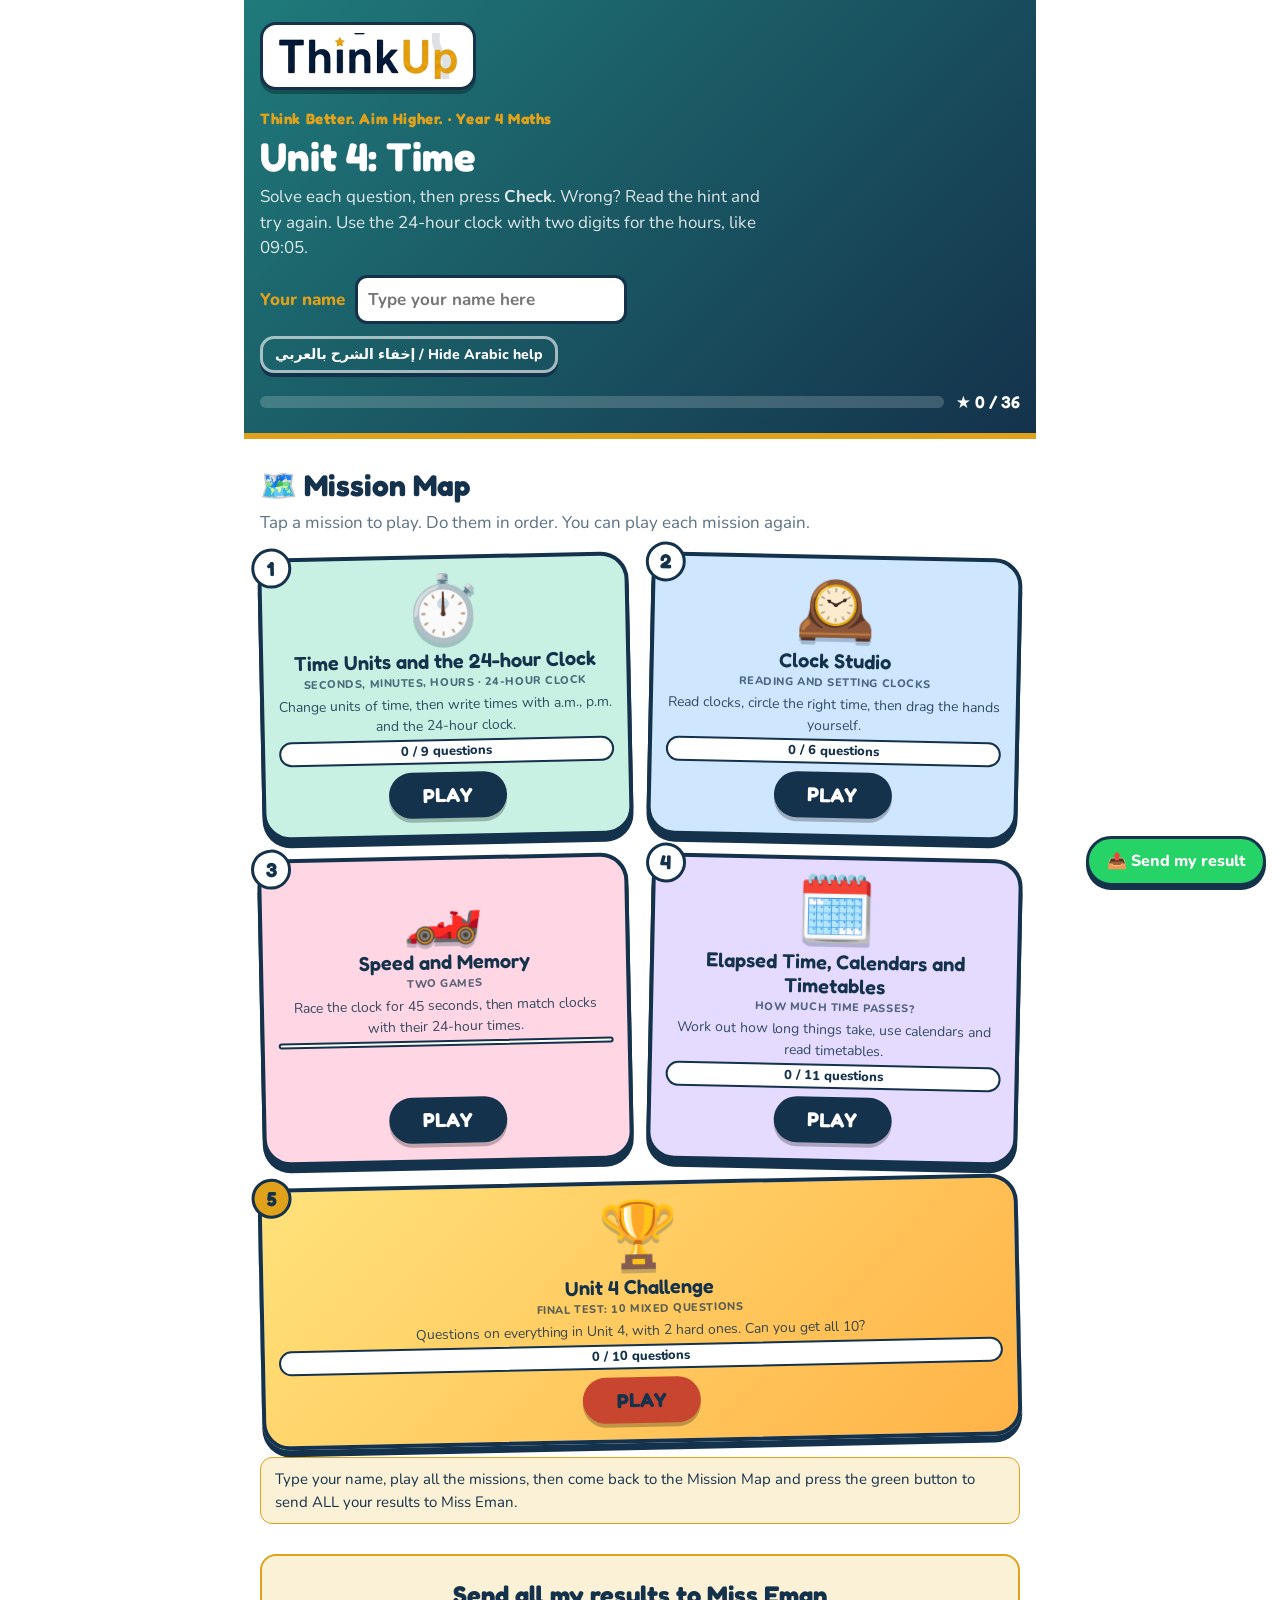
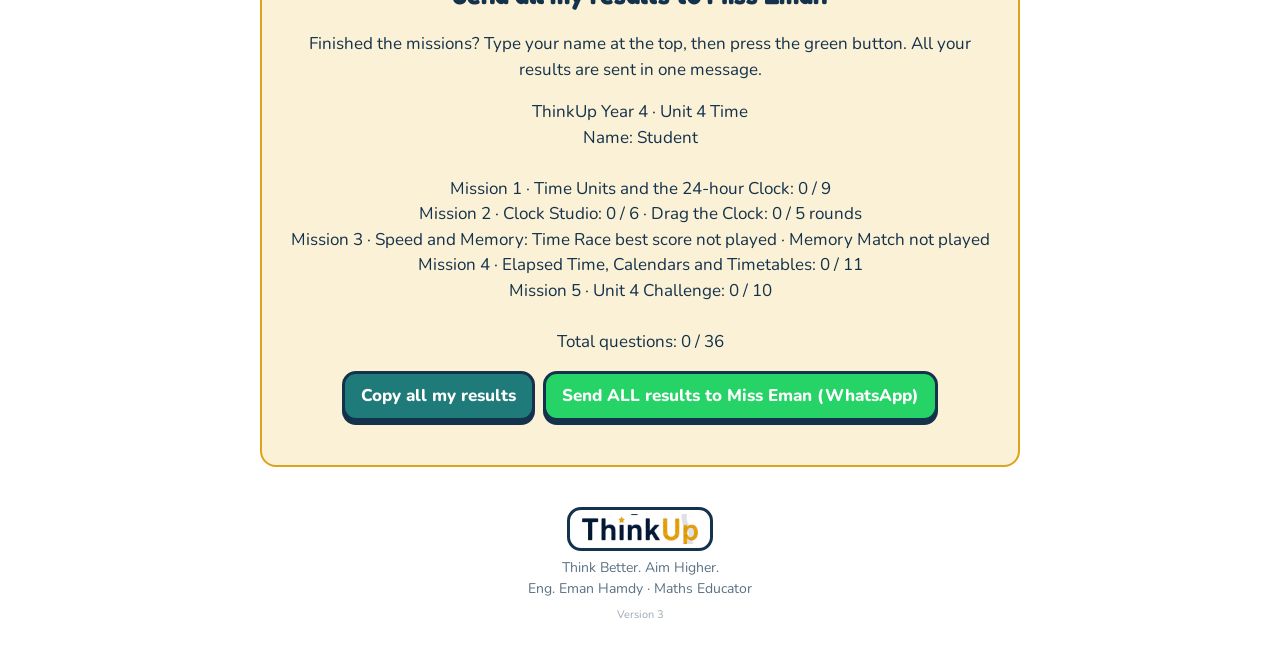
<file: index.html>
<!doctype html>
<html lang="en"><head><meta charset="utf-8"><meta name="viewport" content="width=device-width,initial-scale=1,viewport-fit=cover">
<title>ThinkUp Year 4 Unit 4 Time</title>
<link rel="stylesheet" href="https://fonts.googleapis.com/css2?family=Fredoka:wght@500;600;700&family=Nunito:wght@400;600;700;800&family=Noto+Sans+Arabic:wght@500;700&display=swap">
<link rel="stylesheet" href="style.css"></head><body data-page="map">
<div class="wrap">
<header><div class="in">
  <div class="tulogo"><img alt="ThinkUp" src="logo.png"></div><div class="brand">Think Better. Aim Higher. · Year 4 Maths</div>
  <h1>Unit 4: Time</h1>
  <p>Solve each question, then press <b>Check</b>. Wrong? Read the hint and try again. Use the 24-hour clock with two digits for the hours, like 09:05.</p>
  <div class="namebox"><label for="nm">Your name</label><input type="text" id="nm" maxlength="30" placeholder="Type your name here" autocomplete="off"></div>
  <div class="artog"><button type="button" id="artog">إخفاء الشرح بالعربي / Hide Arabic help</button></div>
  <div class="prog"><div class="bar"><i id="barfill"></i></div><div class="score" id="score">★ 0 / 0</div></div>
</div></header>
<nav id="nav" aria-label="Sections"></nav>
<div class="note" id="savenote" hidden></div>
<section id="sec-games"><h2>Games <small>play and learn</small></h2><p class="sub">Move the hands yourself, race the clock and match the times.</p><div class="games" id="games"></div></section>
<main id="main"></main>
<div class="win" id="resultcard"><h2>Send all my results to Miss Eman</h2><p>Finished the missions? Type your name at the top, then press the green button. All your results are sent in one message.</p><p id="resulttext" style="white-space:pre-line"></p><button type="button" id="copyres">Copy all my results</button><a class="wa" id="wa" href="#" target="_blank" rel="noopener">Send ALL results to Miss Eman (WhatsApp)</a><div class="fb info" id="copyfb"></div></div>
<div class="tb" id="teacher" hidden><h2>Teacher board</h2><p class="hint">Only you can see this. It lists the children who opened the page signed in and played.</p><div class="tbl"><table id="ttab"><thead><tr><th>Name</th><th>Questions</th><th>Time Race best</th><th>Memory moves</th><th>Drag rounds</th><th>Updated</th></tr></thead><tbody></tbody></table></div></div>
<div class="win" id="win"><h2>Mission complete! ★</h2><p>You finished every question in this mission. Show your teacher this screen.</p></div>
<footer><div class="tfoot"><img alt="ThinkUp" src="logo.png"><div>Think Better. Aim Higher.<br>Eng. Eman Hamdy · Maths Educator</div></div></footer>
</div>

<script src="app.js"></script>
</body></html>
</file>
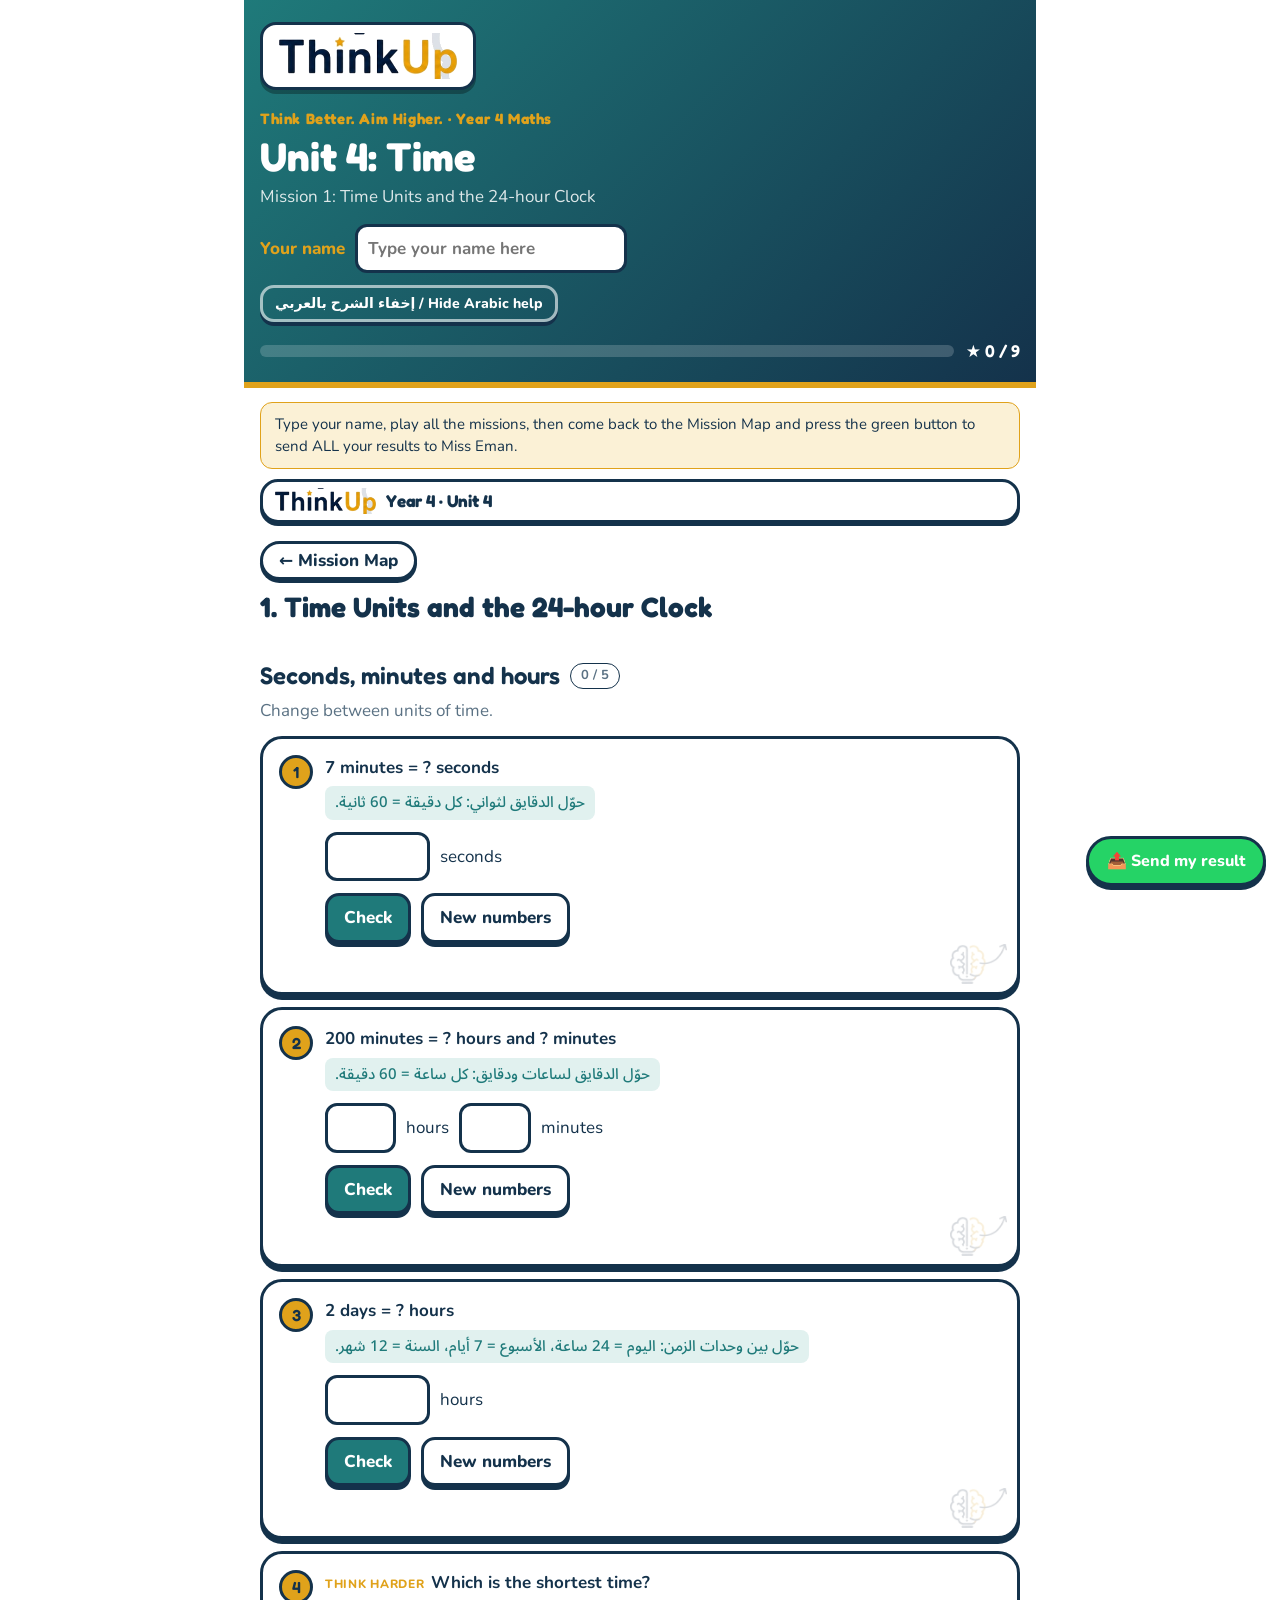
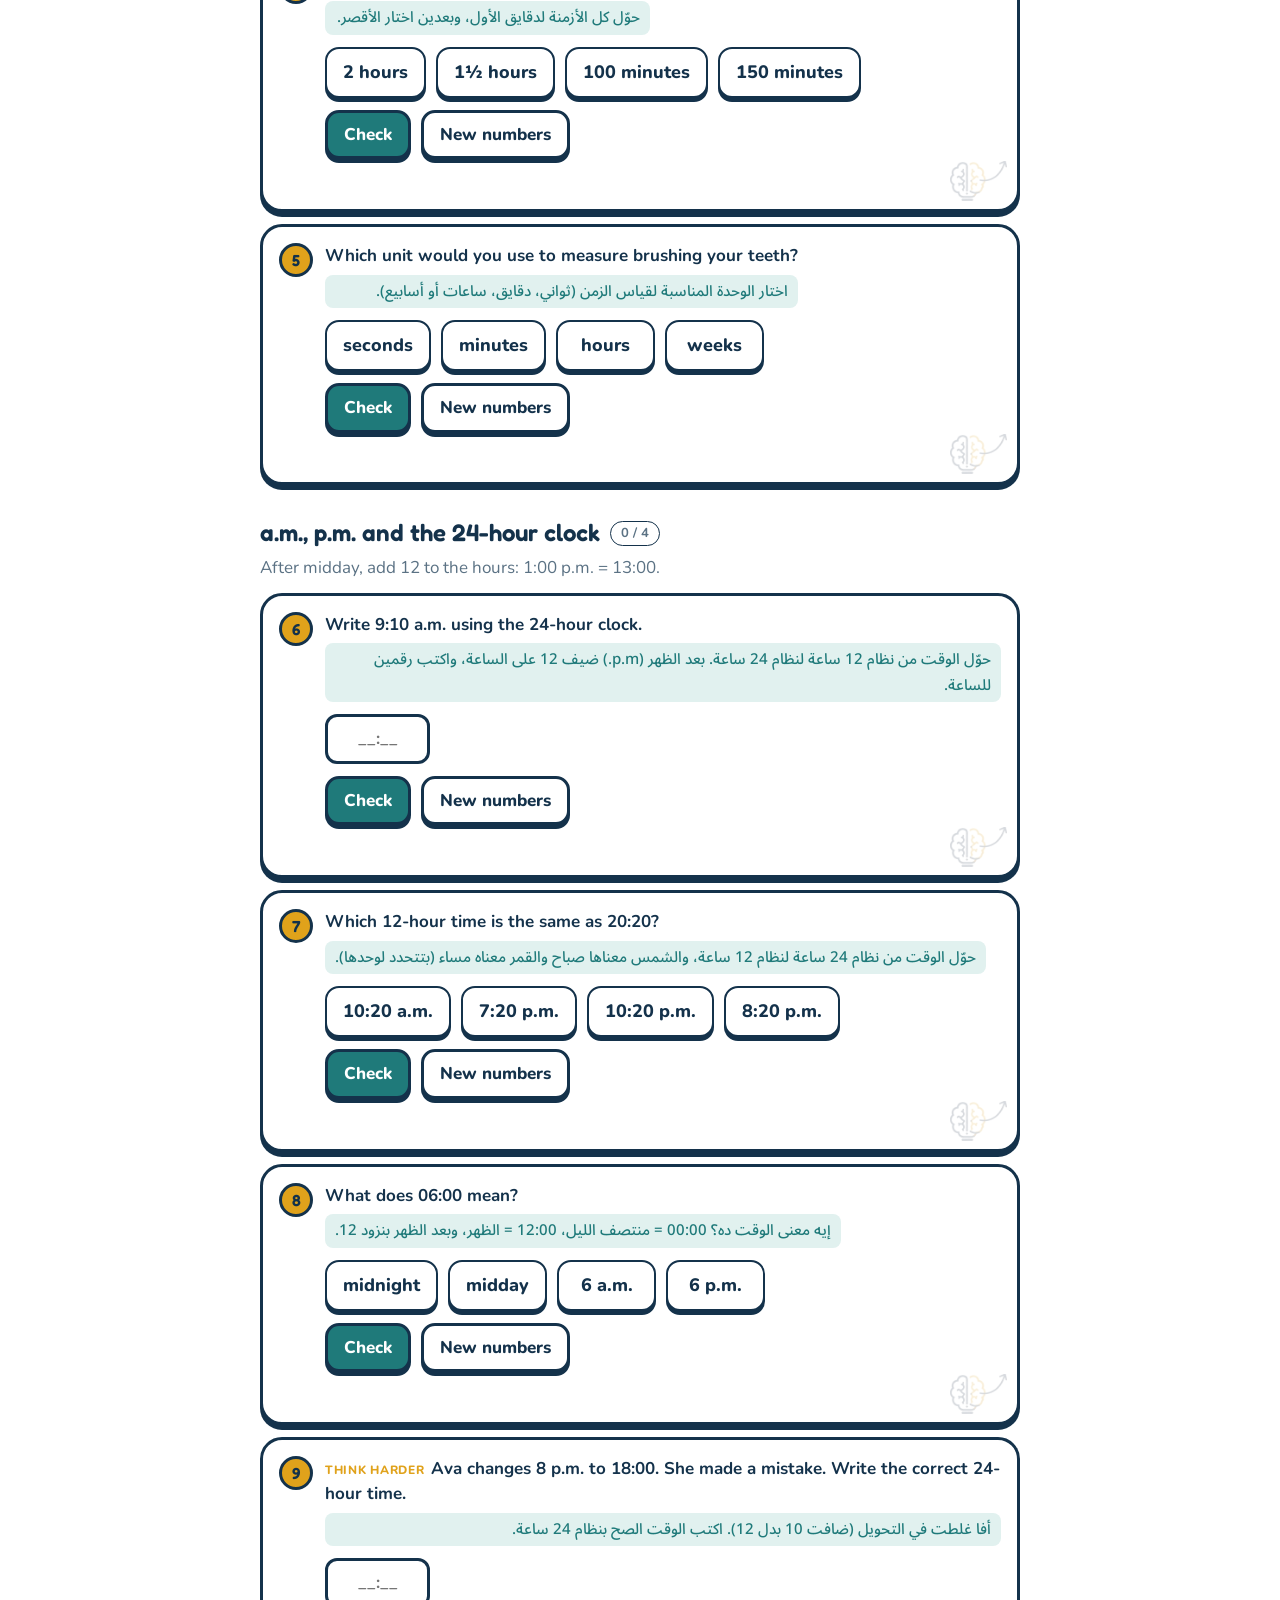
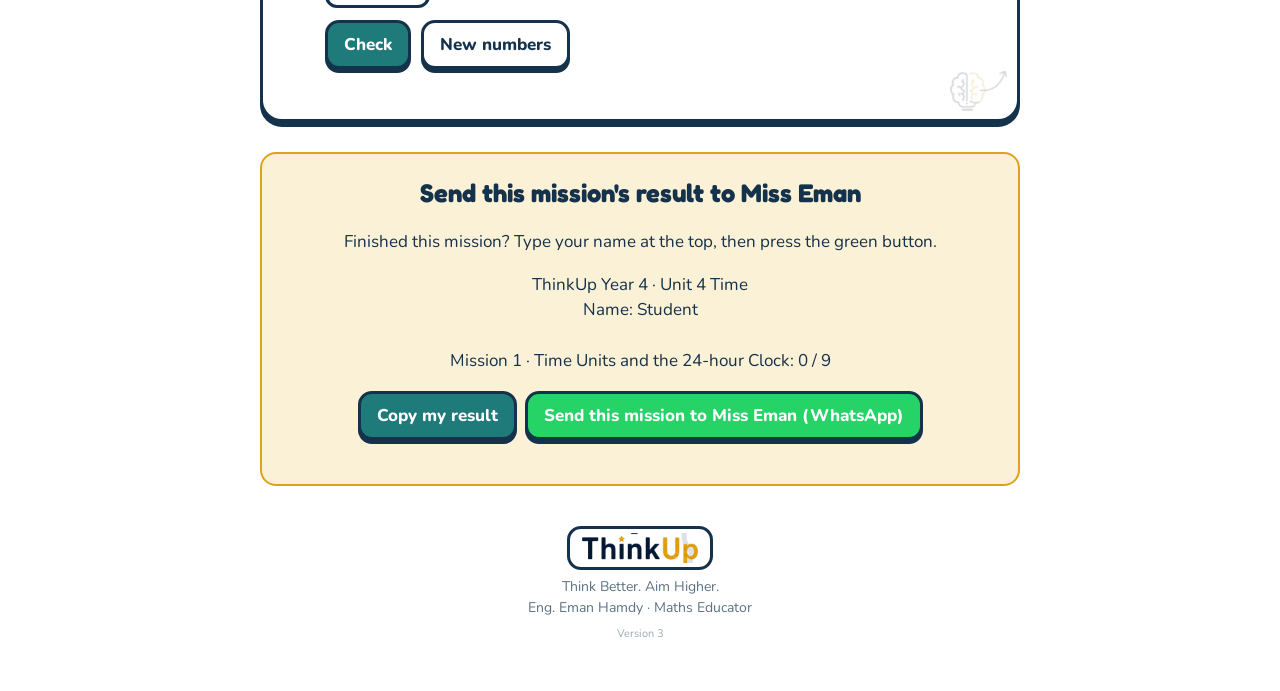
<file: mission-1.html>
<!doctype html>
<html lang="en"><head><meta charset="utf-8"><meta name="viewport" content="width=device-width,initial-scale=1,viewport-fit=cover">
<title>ThinkUp Year 4 Unit 4 Time</title>
<link rel="stylesheet" href="https://fonts.googleapis.com/css2?family=Fredoka:wght@500;600;700&family=Nunito:wght@400;600;700;800&family=Noto+Sans+Arabic:wght@500;700&display=swap">
<link rel="stylesheet" href="style.css"></head><body data-page="m1">
<div class="wrap">
<header><div class="in">
  <div class="tulogo"><img alt="ThinkUp" src="logo.png"></div><div class="brand">Think Better. Aim Higher. · Year 4 Maths</div>
  <h1>Unit 4: Time</h1>
  <p>Solve each question, then press <b>Check</b>. Wrong? Read the hint and try again. Use the 24-hour clock with two digits for the hours, like 09:05.</p>
  <div class="namebox"><label for="nm">Your name</label><input type="text" id="nm" maxlength="30" placeholder="Type your name here" autocomplete="off"></div>
  <div class="artog"><button type="button" id="artog">إخفاء الشرح بالعربي / Hide Arabic help</button></div>
  <div class="prog"><div class="bar"><i id="barfill"></i></div><div class="score" id="score">★ 0 / 0</div></div>
</div></header>
<nav id="nav" aria-label="Sections"></nav>
<div class="note" id="savenote" hidden></div>
<section id="sec-games"><h2>Games <small>play and learn</small></h2><p class="sub">Move the hands yourself, race the clock and match the times.</p><div class="games" id="games"></div></section>
<main id="main"></main>
<div class="win" id="resultcard"><h2>Send all my results to Miss Eman</h2><p>Finished the missions? Type your name at the top, then press the green button. All your results are sent in one message.</p><p id="resulttext" style="white-space:pre-line"></p><button type="button" id="copyres">Copy all my results</button><a class="wa" id="wa" href="#" target="_blank" rel="noopener">Send ALL results to Miss Eman (WhatsApp)</a><div class="fb info" id="copyfb"></div></div>
<div class="tb" id="teacher" hidden><h2>Teacher board</h2><p class="hint">Only you can see this. It lists the children who opened the page signed in and played.</p><div class="tbl"><table id="ttab"><thead><tr><th>Name</th><th>Questions</th><th>Time Race best</th><th>Memory moves</th><th>Drag rounds</th><th>Updated</th></tr></thead><tbody></tbody></table></div></div>
<div class="win" id="win"><h2>Mission complete! ★</h2><p>You finished every question in this mission. Show your teacher this screen.</p></div>
<footer><div class="tfoot"><img alt="ThinkUp" src="logo.png"><div>Think Better. Aim Higher.<br>Eng. Eman Hamdy · Maths Educator</div></div></footer>
</div>

<script src="app.js"></script>
</body></html>
</file>
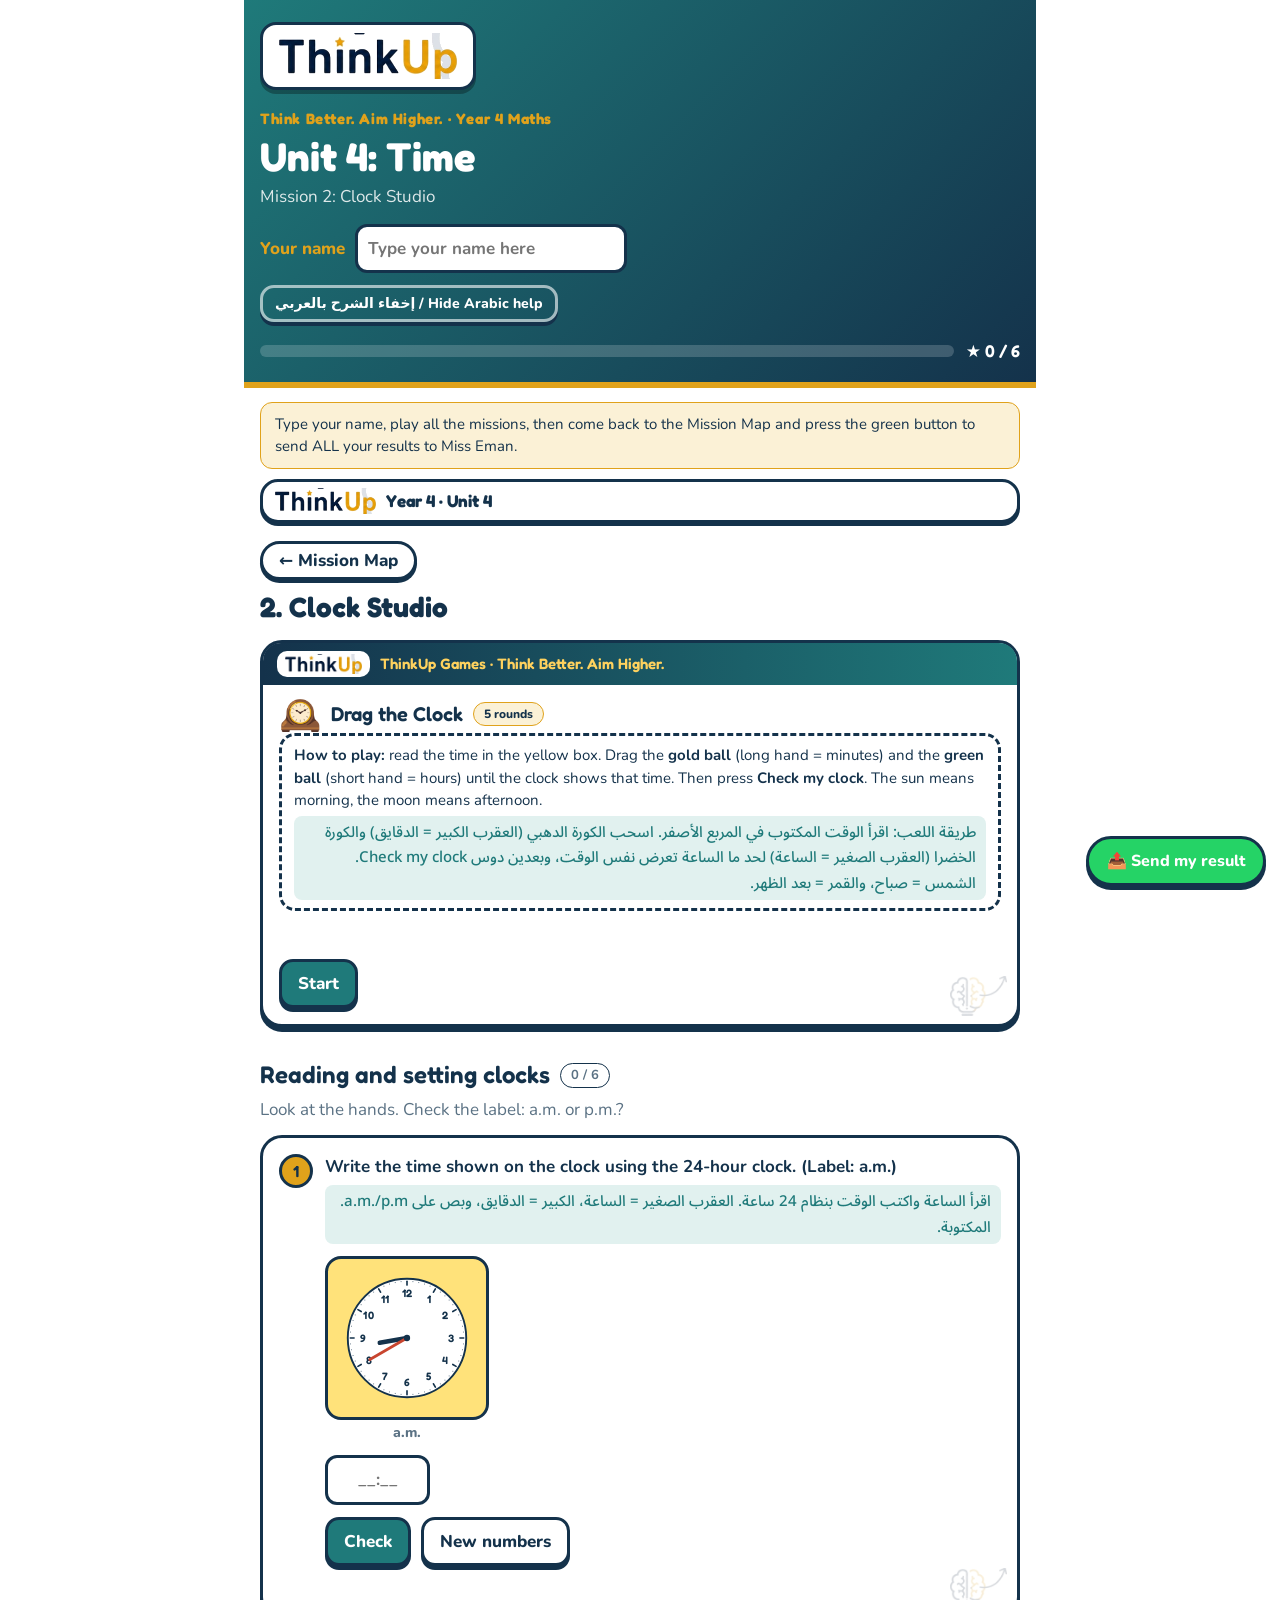
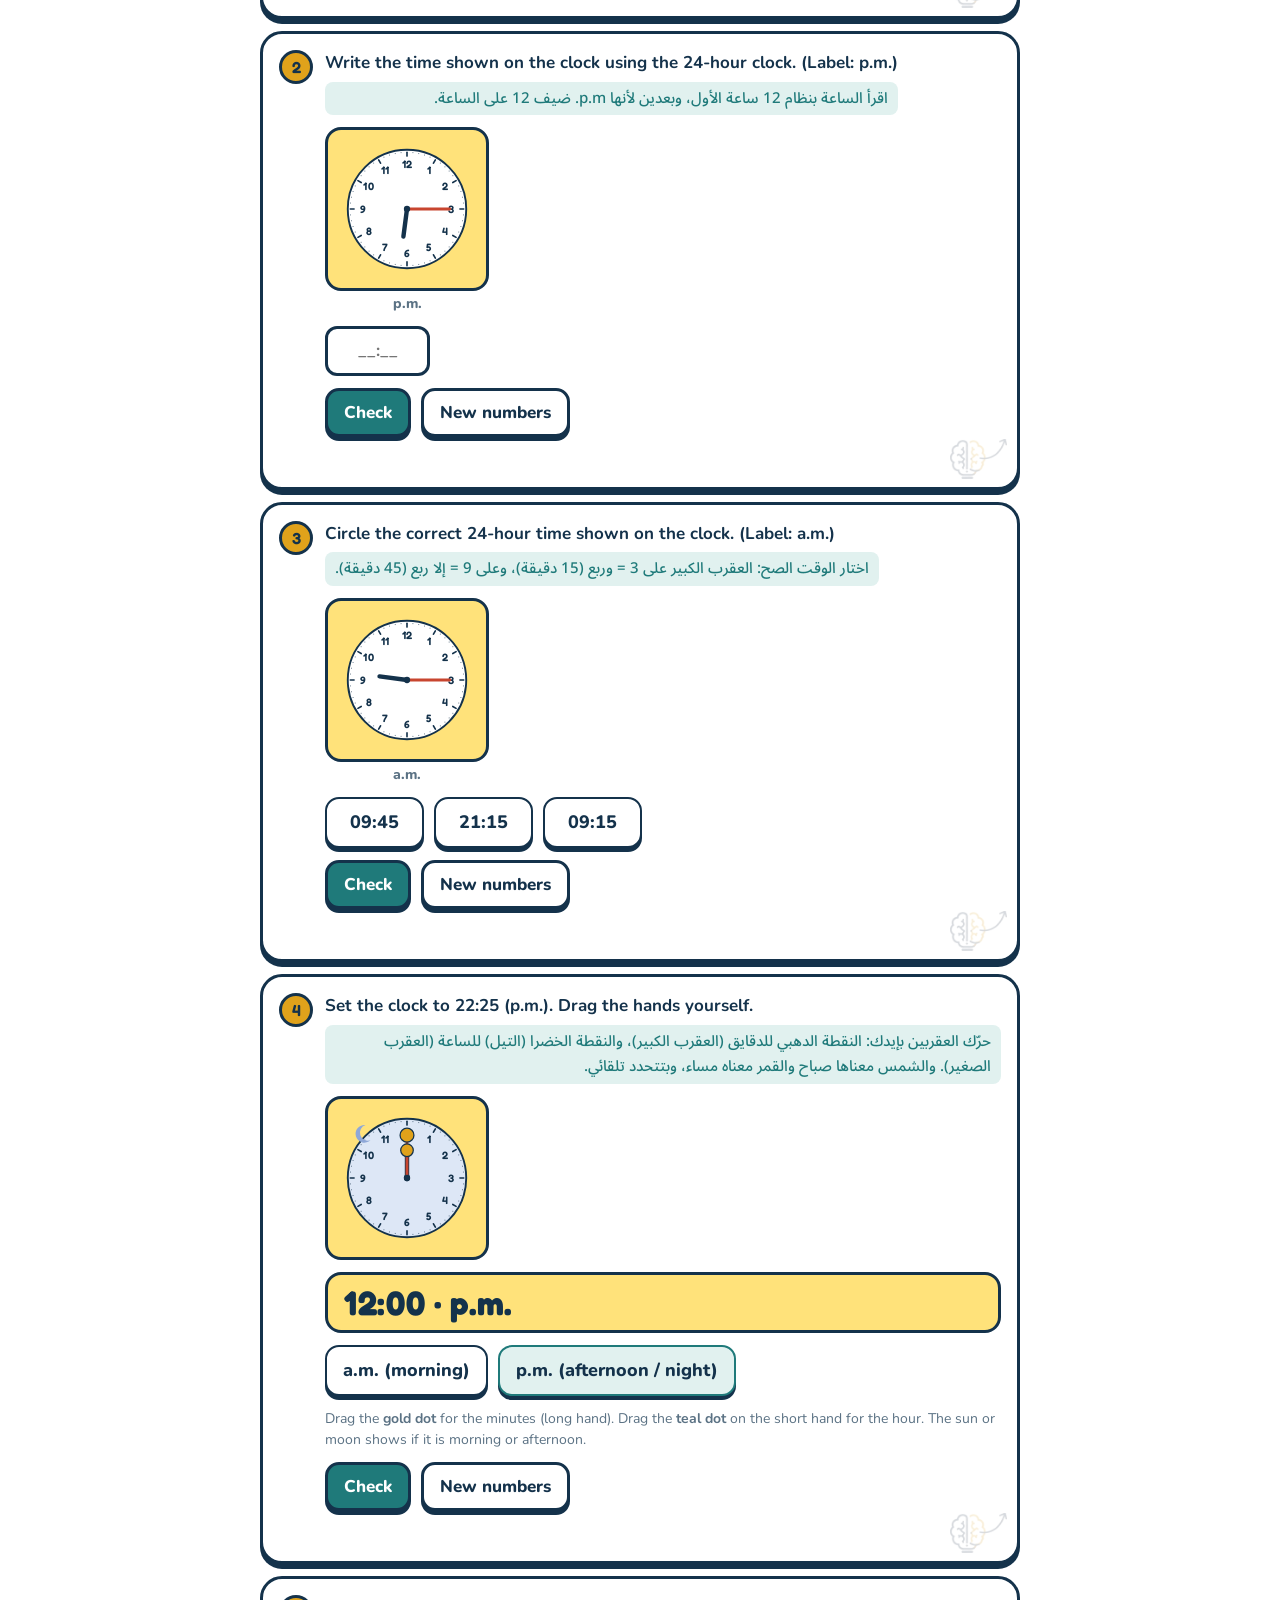
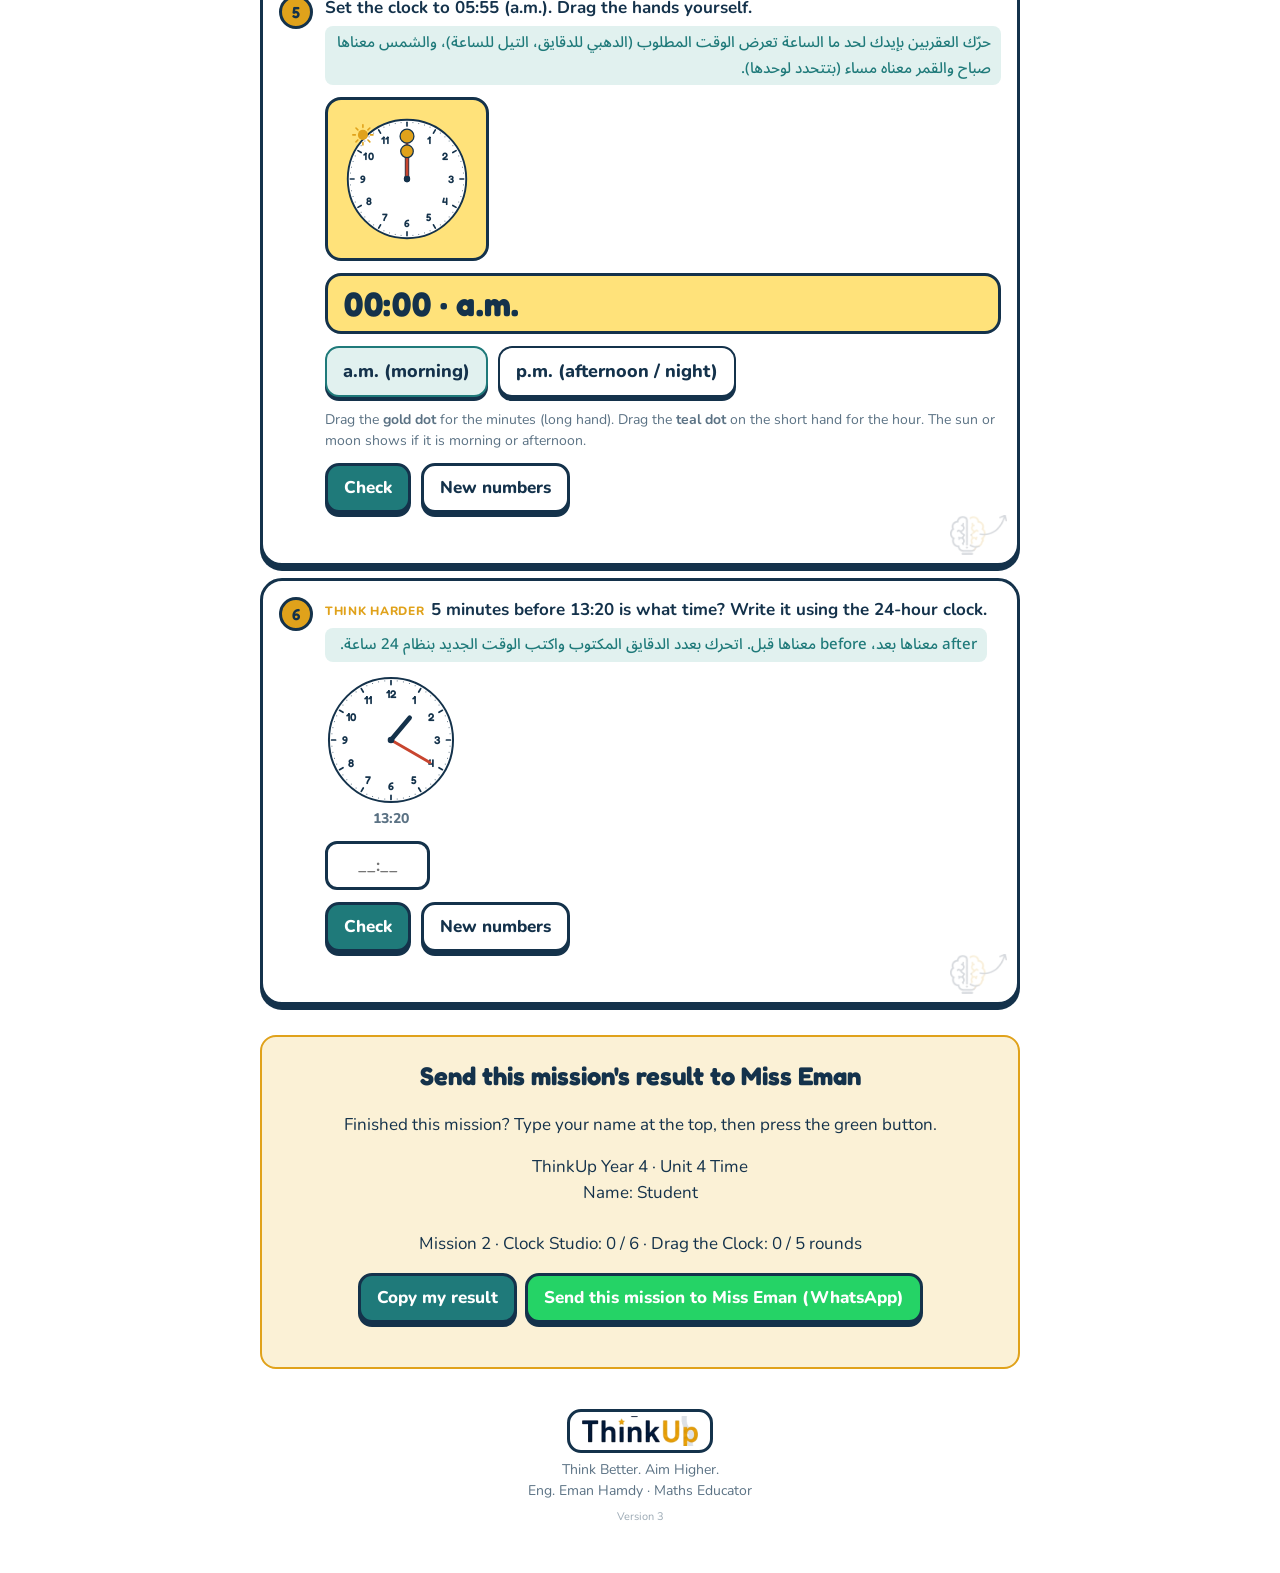
<file: mission-2.html>
<!doctype html>
<html lang="en"><head><meta charset="utf-8"><meta name="viewport" content="width=device-width,initial-scale=1,viewport-fit=cover">
<title>ThinkUp Year 4 Unit 4 Time</title>
<link rel="stylesheet" href="https://fonts.googleapis.com/css2?family=Fredoka:wght@500;600;700&family=Nunito:wght@400;600;700;800&family=Noto+Sans+Arabic:wght@500;700&display=swap">
<link rel="stylesheet" href="style.css"></head><body data-page="m2">
<div class="wrap">
<header><div class="in">
  <div class="tulogo"><img alt="ThinkUp" src="logo.png"></div><div class="brand">Think Better. Aim Higher. · Year 4 Maths</div>
  <h1>Unit 4: Time</h1>
  <p>Solve each question, then press <b>Check</b>. Wrong? Read the hint and try again. Use the 24-hour clock with two digits for the hours, like 09:05.</p>
  <div class="namebox"><label for="nm">Your name</label><input type="text" id="nm" maxlength="30" placeholder="Type your name here" autocomplete="off"></div>
  <div class="artog"><button type="button" id="artog">إخفاء الشرح بالعربي / Hide Arabic help</button></div>
  <div class="prog"><div class="bar"><i id="barfill"></i></div><div class="score" id="score">★ 0 / 0</div></div>
</div></header>
<nav id="nav" aria-label="Sections"></nav>
<div class="note" id="savenote" hidden></div>
<section id="sec-games"><h2>Games <small>play and learn</small></h2><p class="sub">Move the hands yourself, race the clock and match the times.</p><div class="games" id="games"></div></section>
<main id="main"></main>
<div class="win" id="resultcard"><h2>Send all my results to Miss Eman</h2><p>Finished the missions? Type your name at the top, then press the green button. All your results are sent in one message.</p><p id="resulttext" style="white-space:pre-line"></p><button type="button" id="copyres">Copy all my results</button><a class="wa" id="wa" href="#" target="_blank" rel="noopener">Send ALL results to Miss Eman (WhatsApp)</a><div class="fb info" id="copyfb"></div></div>
<div class="tb" id="teacher" hidden><h2>Teacher board</h2><p class="hint">Only you can see this. It lists the children who opened the page signed in and played.</p><div class="tbl"><table id="ttab"><thead><tr><th>Name</th><th>Questions</th><th>Time Race best</th><th>Memory moves</th><th>Drag rounds</th><th>Updated</th></tr></thead><tbody></tbody></table></div></div>
<div class="win" id="win"><h2>Mission complete! ★</h2><p>You finished every question in this mission. Show your teacher this screen.</p></div>
<footer><div class="tfoot"><img alt="ThinkUp" src="logo.png"><div>Think Better. Aim Higher.<br>Eng. Eman Hamdy · Maths Educator</div></div></footer>
</div>

<script src="app.js"></script>
</body></html>
</file>
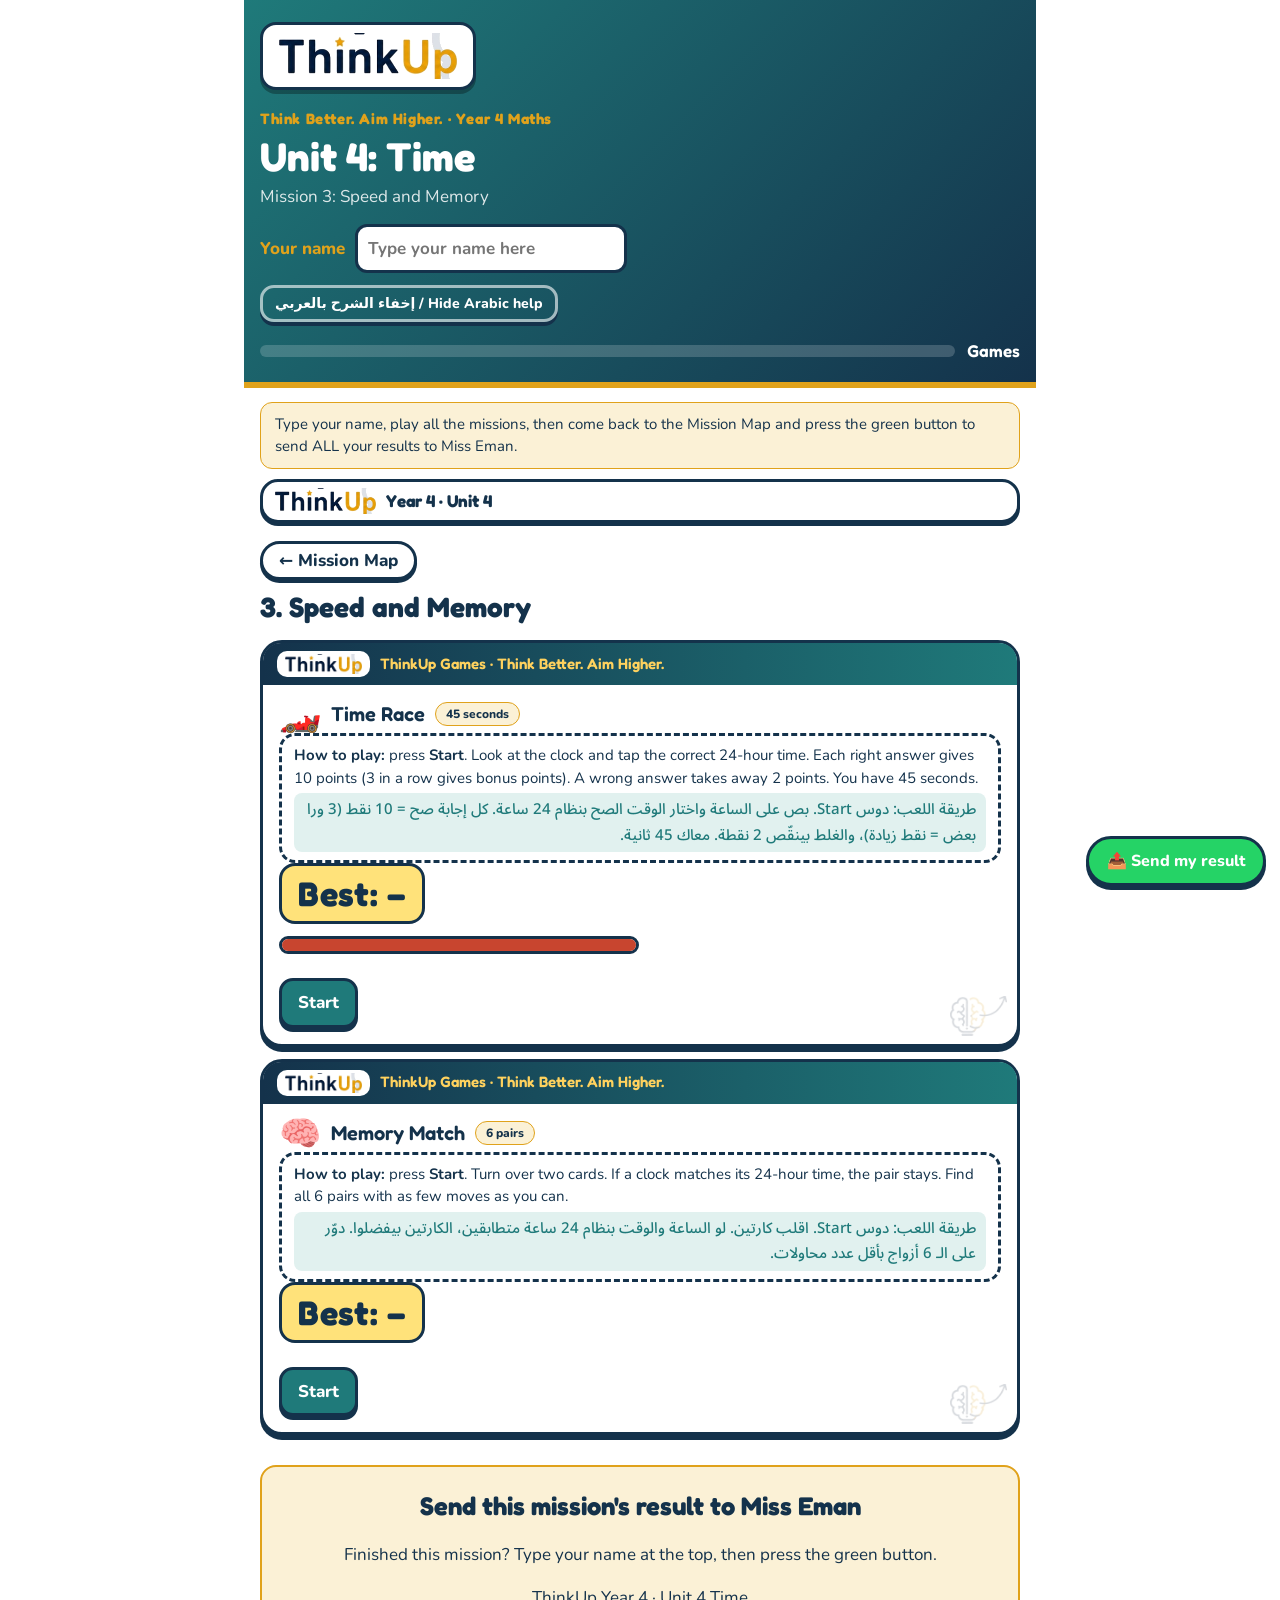
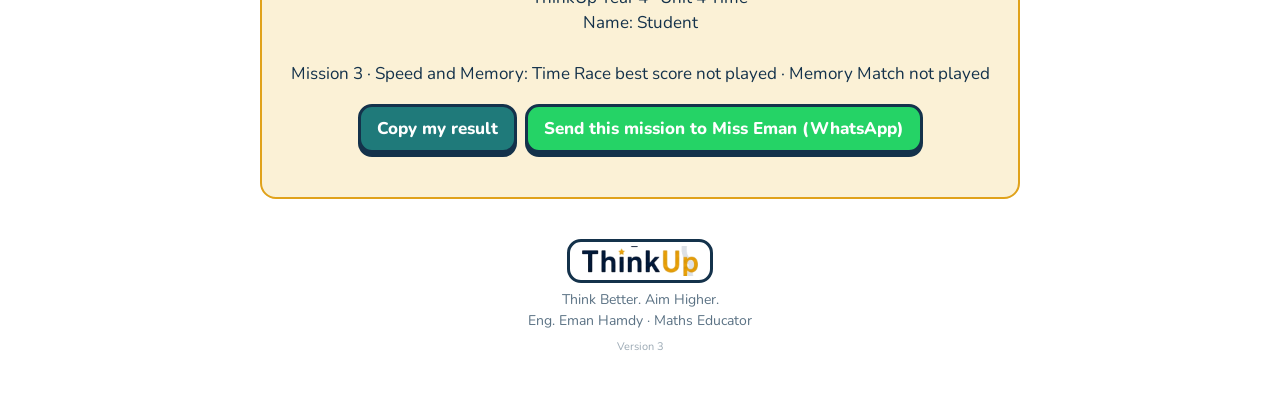
<file: mission-3.html>
<!doctype html>
<html lang="en"><head><meta charset="utf-8"><meta name="viewport" content="width=device-width,initial-scale=1,viewport-fit=cover">
<title>ThinkUp Year 4 Unit 4 Time</title>
<link rel="stylesheet" href="https://fonts.googleapis.com/css2?family=Fredoka:wght@500;600;700&family=Nunito:wght@400;600;700;800&family=Noto+Sans+Arabic:wght@500;700&display=swap">
<link rel="stylesheet" href="style.css"></head><body data-page="m3">
<div class="wrap">
<header><div class="in">
  <div class="tulogo"><img alt="ThinkUp" src="logo.png"></div><div class="brand">Think Better. Aim Higher. · Year 4 Maths</div>
  <h1>Unit 4: Time</h1>
  <p>Solve each question, then press <b>Check</b>. Wrong? Read the hint and try again. Use the 24-hour clock with two digits for the hours, like 09:05.</p>
  <div class="namebox"><label for="nm">Your name</label><input type="text" id="nm" maxlength="30" placeholder="Type your name here" autocomplete="off"></div>
  <div class="artog"><button type="button" id="artog">إخفاء الشرح بالعربي / Hide Arabic help</button></div>
  <div class="prog"><div class="bar"><i id="barfill"></i></div><div class="score" id="score">★ 0 / 0</div></div>
</div></header>
<nav id="nav" aria-label="Sections"></nav>
<div class="note" id="savenote" hidden></div>
<section id="sec-games"><h2>Games <small>play and learn</small></h2><p class="sub">Move the hands yourself, race the clock and match the times.</p><div class="games" id="games"></div></section>
<main id="main"></main>
<div class="win" id="resultcard"><h2>Send all my results to Miss Eman</h2><p>Finished the missions? Type your name at the top, then press the green button. All your results are sent in one message.</p><p id="resulttext" style="white-space:pre-line"></p><button type="button" id="copyres">Copy all my results</button><a class="wa" id="wa" href="#" target="_blank" rel="noopener">Send ALL results to Miss Eman (WhatsApp)</a><div class="fb info" id="copyfb"></div></div>
<div class="tb" id="teacher" hidden><h2>Teacher board</h2><p class="hint">Only you can see this. It lists the children who opened the page signed in and played.</p><div class="tbl"><table id="ttab"><thead><tr><th>Name</th><th>Questions</th><th>Time Race best</th><th>Memory moves</th><th>Drag rounds</th><th>Updated</th></tr></thead><tbody></tbody></table></div></div>
<div class="win" id="win"><h2>Mission complete! ★</h2><p>You finished every question in this mission. Show your teacher this screen.</p></div>
<footer><div class="tfoot"><img alt="ThinkUp" src="logo.png"><div>Think Better. Aim Higher.<br>Eng. Eman Hamdy · Maths Educator</div></div></footer>
</div>

<script src="app.js"></script>
</body></html>
</file>
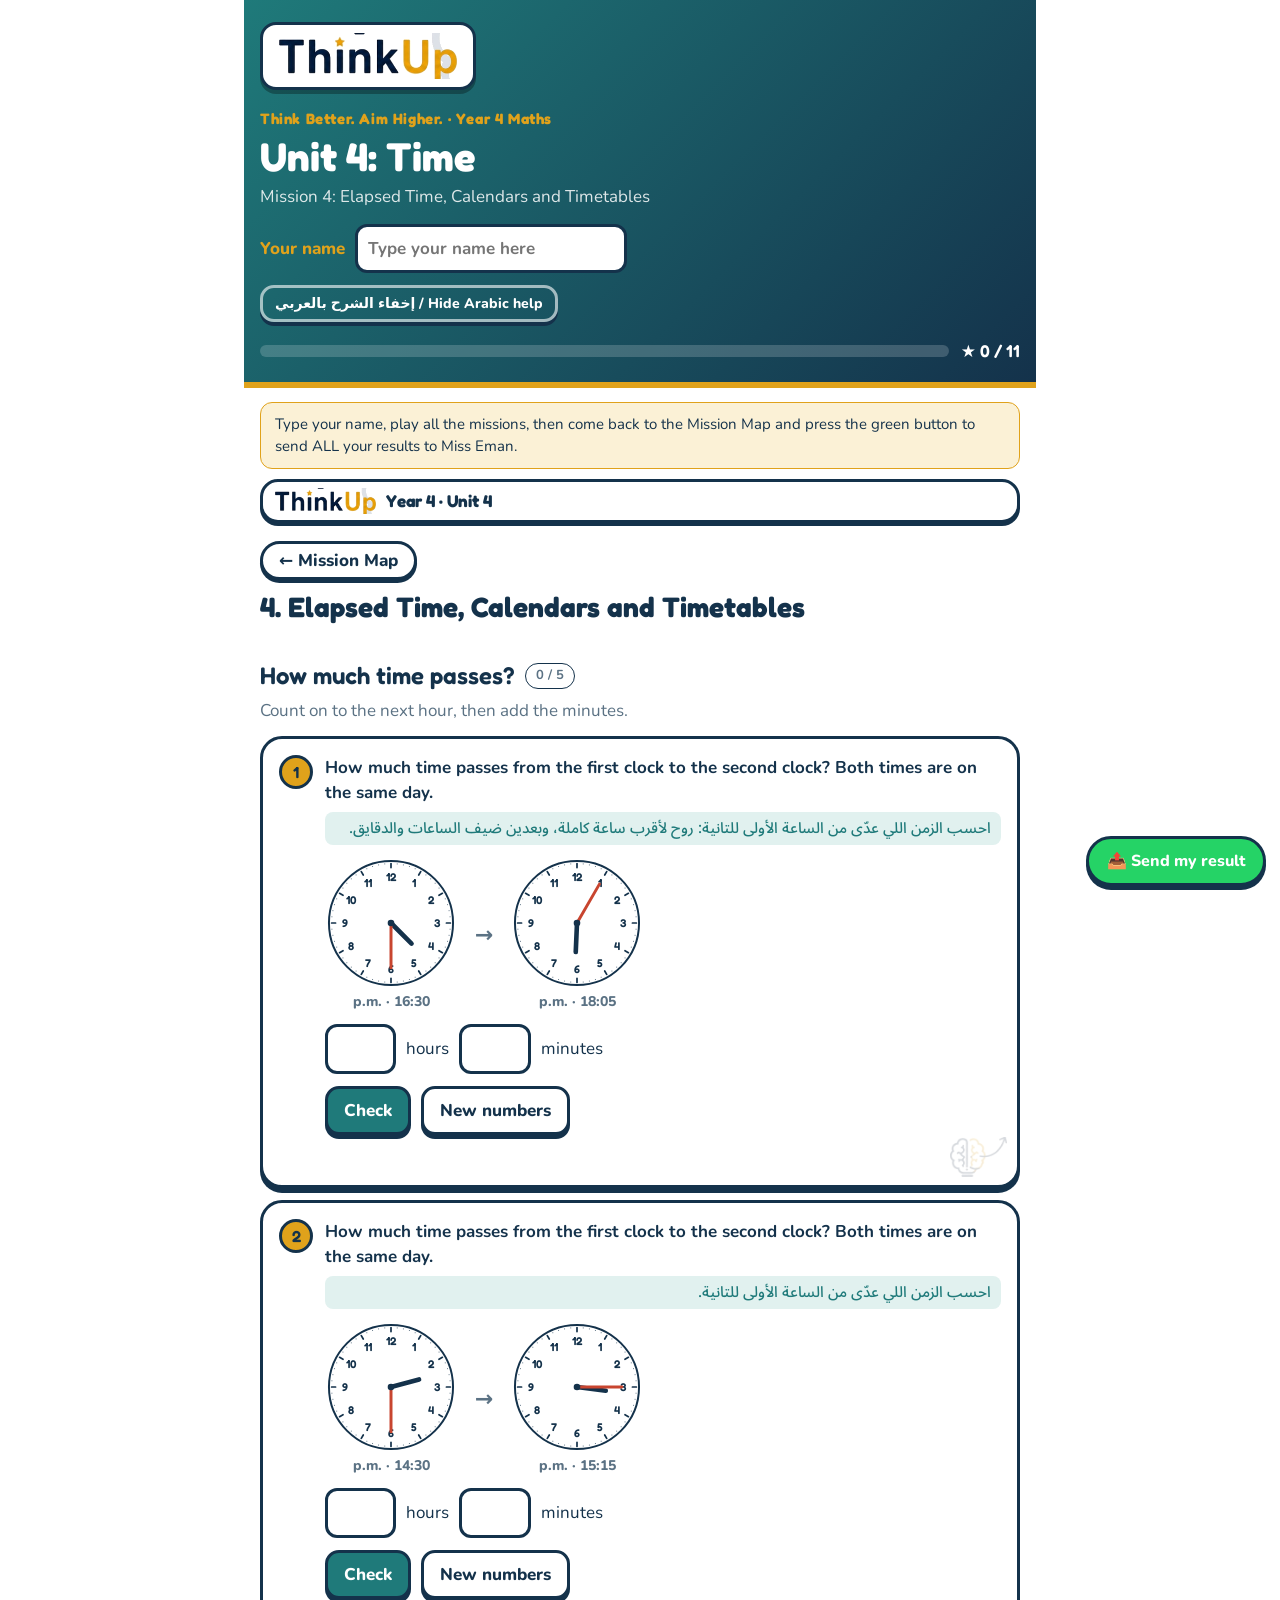
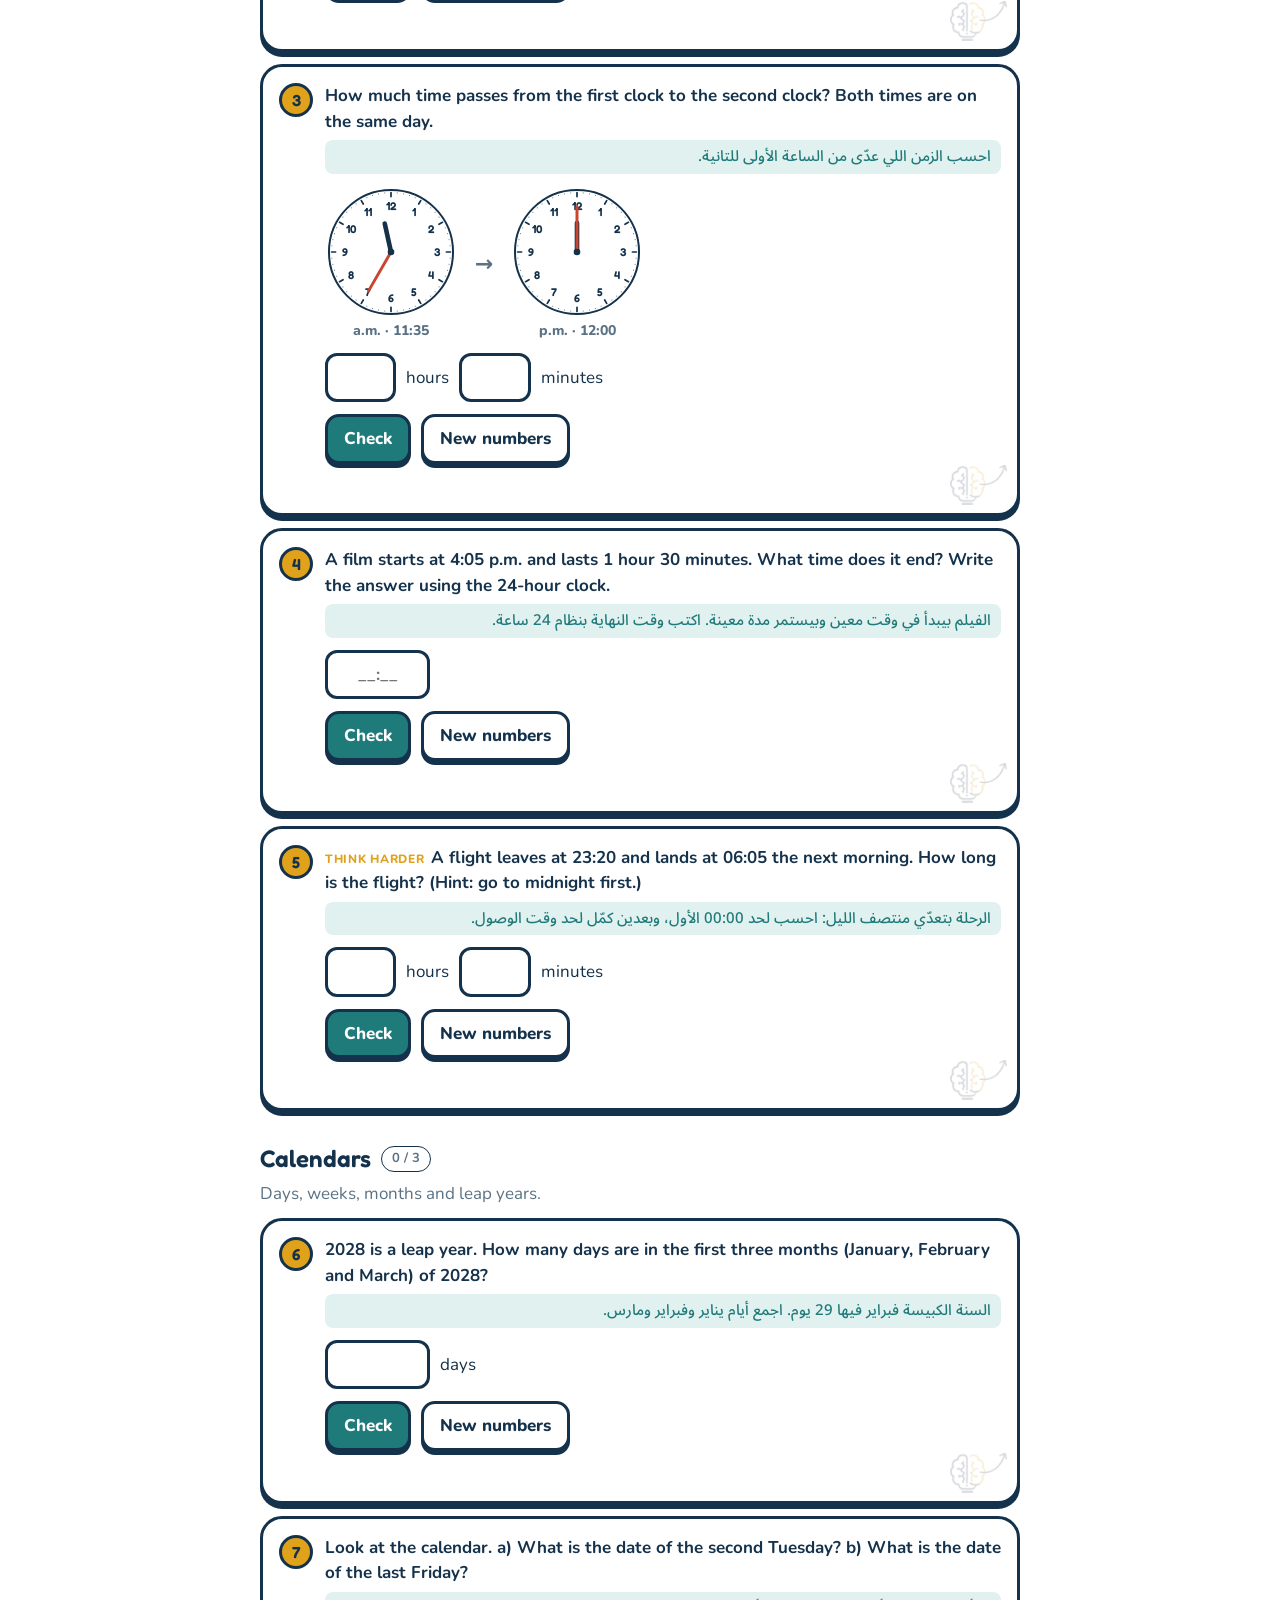
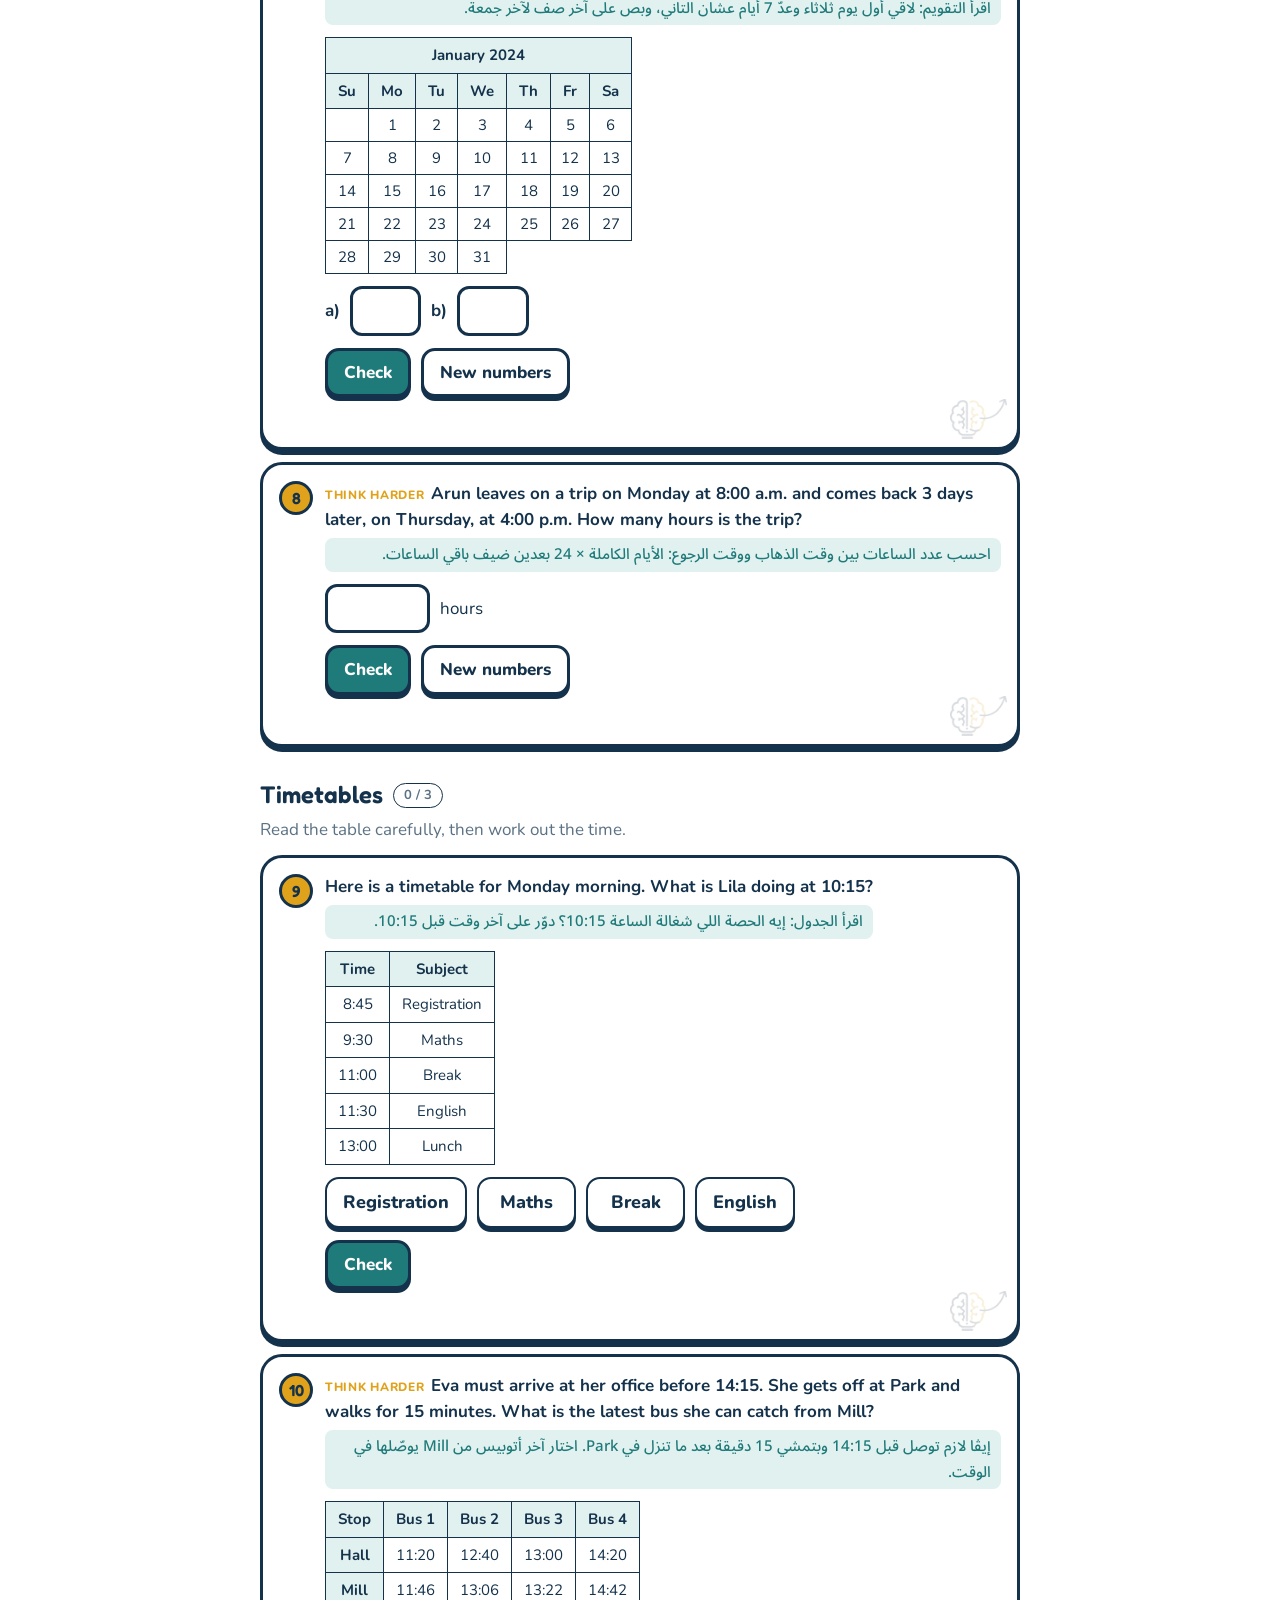
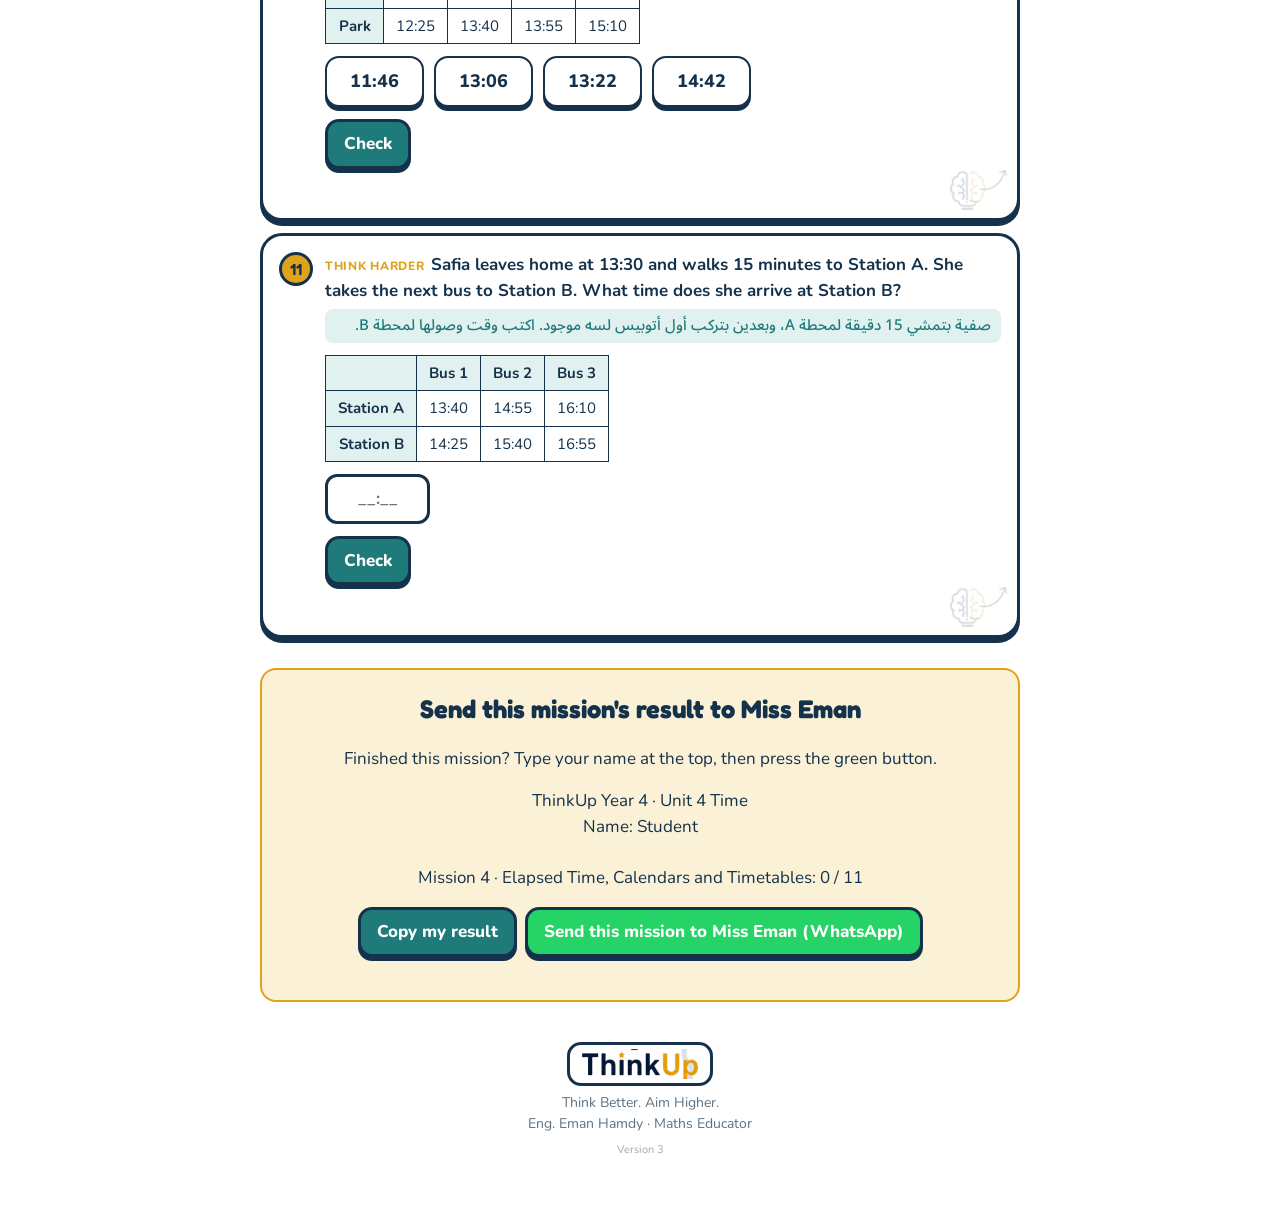
<file: mission-4.html>
<!doctype html>
<html lang="en"><head><meta charset="utf-8"><meta name="viewport" content="width=device-width,initial-scale=1,viewport-fit=cover">
<title>ThinkUp Year 4 Unit 4 Time</title>
<link rel="stylesheet" href="https://fonts.googleapis.com/css2?family=Fredoka:wght@500;600;700&family=Nunito:wght@400;600;700;800&family=Noto+Sans+Arabic:wght@500;700&display=swap">
<link rel="stylesheet" href="style.css"></head><body data-page="m4">
<div class="wrap">
<header><div class="in">
  <div class="tulogo"><img alt="ThinkUp" src="logo.png"></div><div class="brand">Think Better. Aim Higher. · Year 4 Maths</div>
  <h1>Unit 4: Time</h1>
  <p>Solve each question, then press <b>Check</b>. Wrong? Read the hint and try again. Use the 24-hour clock with two digits for the hours, like 09:05.</p>
  <div class="namebox"><label for="nm">Your name</label><input type="text" id="nm" maxlength="30" placeholder="Type your name here" autocomplete="off"></div>
  <div class="artog"><button type="button" id="artog">إخفاء الشرح بالعربي / Hide Arabic help</button></div>
  <div class="prog"><div class="bar"><i id="barfill"></i></div><div class="score" id="score">★ 0 / 0</div></div>
</div></header>
<nav id="nav" aria-label="Sections"></nav>
<div class="note" id="savenote" hidden></div>
<section id="sec-games"><h2>Games <small>play and learn</small></h2><p class="sub">Move the hands yourself, race the clock and match the times.</p><div class="games" id="games"></div></section>
<main id="main"></main>
<div class="win" id="resultcard"><h2>Send all my results to Miss Eman</h2><p>Finished the missions? Type your name at the top, then press the green button. All your results are sent in one message.</p><p id="resulttext" style="white-space:pre-line"></p><button type="button" id="copyres">Copy all my results</button><a class="wa" id="wa" href="#" target="_blank" rel="noopener">Send ALL results to Miss Eman (WhatsApp)</a><div class="fb info" id="copyfb"></div></div>
<div class="tb" id="teacher" hidden><h2>Teacher board</h2><p class="hint">Only you can see this. It lists the children who opened the page signed in and played.</p><div class="tbl"><table id="ttab"><thead><tr><th>Name</th><th>Questions</th><th>Time Race best</th><th>Memory moves</th><th>Drag rounds</th><th>Updated</th></tr></thead><tbody></tbody></table></div></div>
<div class="win" id="win"><h2>Mission complete! ★</h2><p>You finished every question in this mission. Show your teacher this screen.</p></div>
<footer><div class="tfoot"><img alt="ThinkUp" src="logo.png"><div>Think Better. Aim Higher.<br>Eng. Eman Hamdy · Maths Educator</div></div></footer>
</div>

<script src="app.js"></script>
</body></html>
</file>
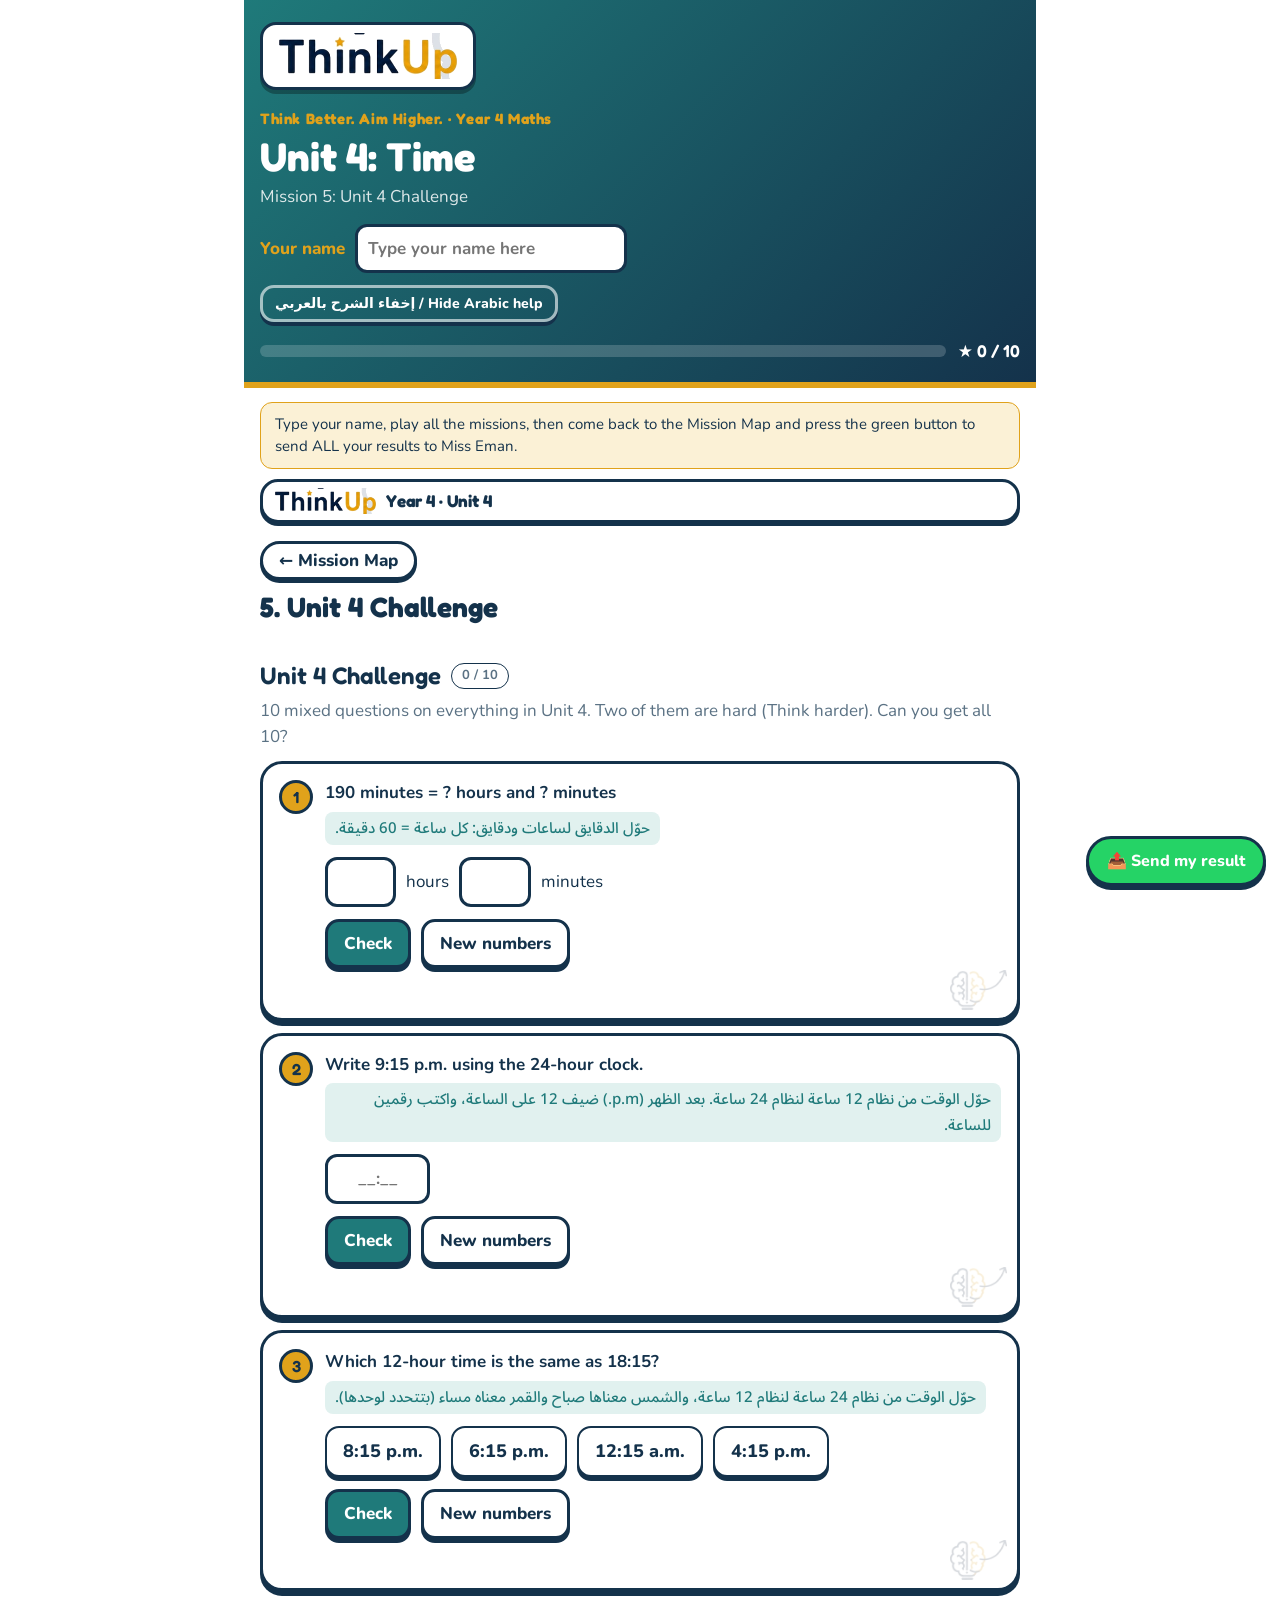
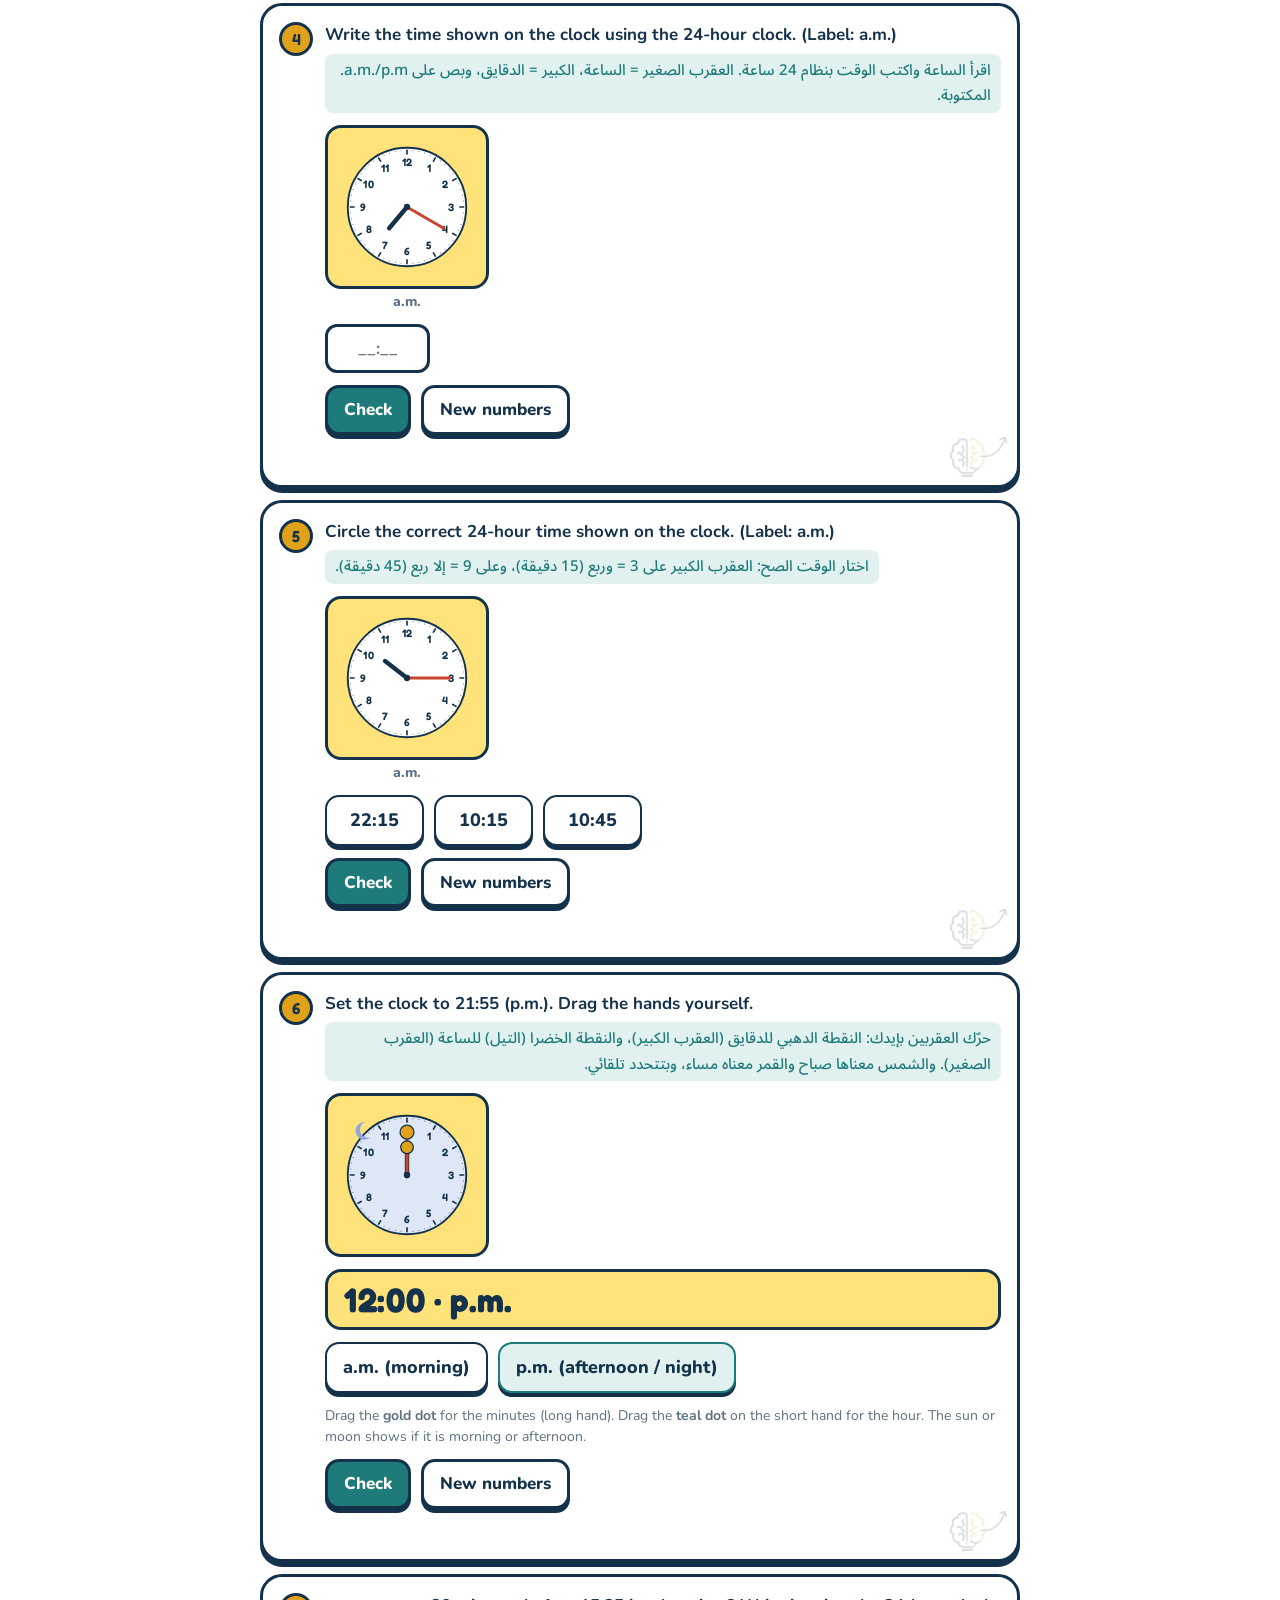
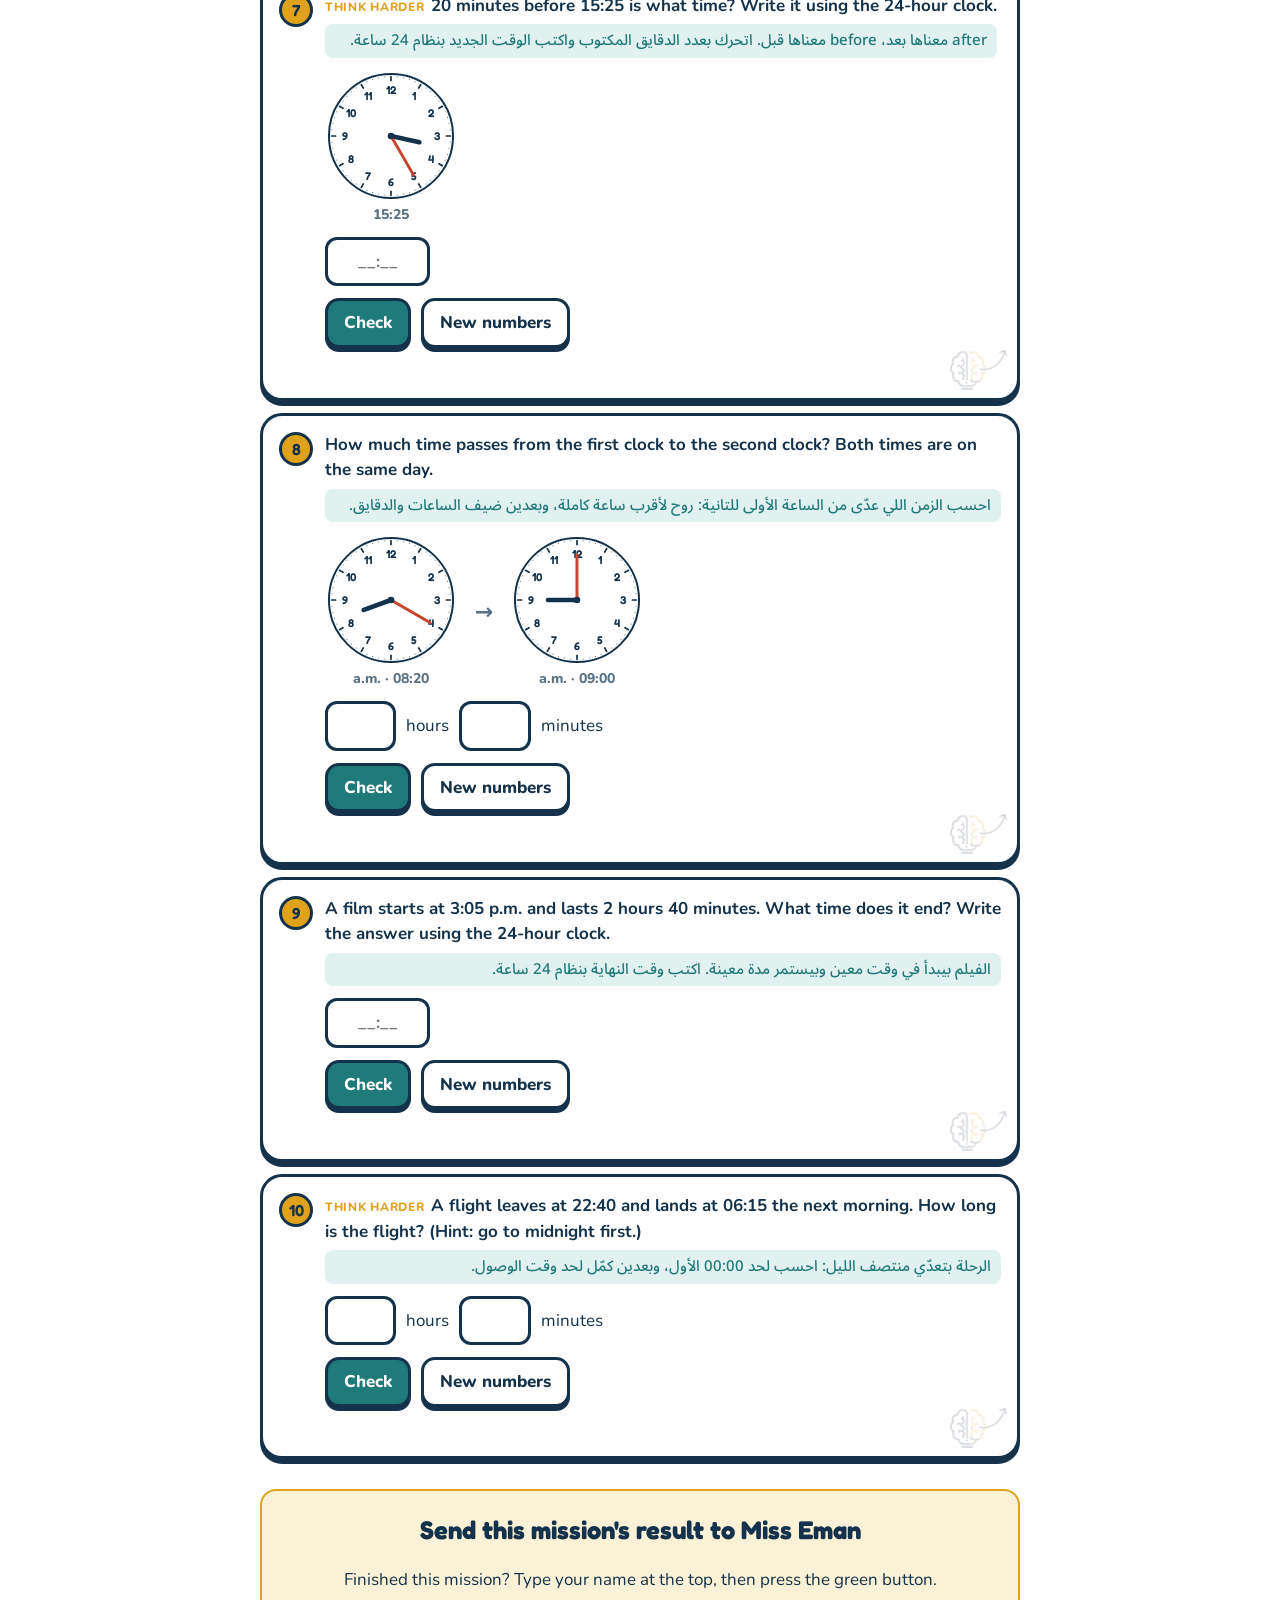
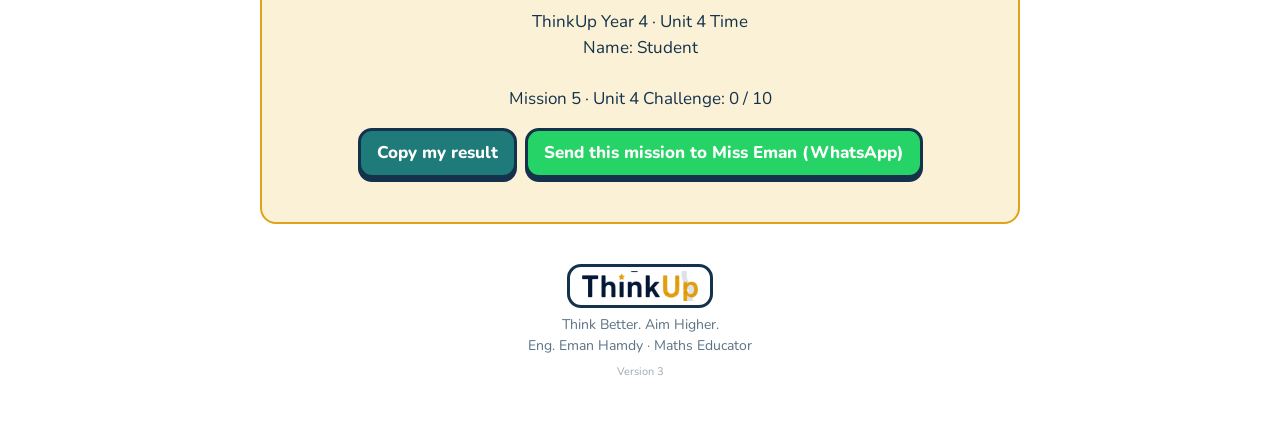
<file: mission-5.html>
<!doctype html>
<html lang="en"><head><meta charset="utf-8"><meta name="viewport" content="width=device-width,initial-scale=1,viewport-fit=cover">
<title>ThinkUp Year 4 Unit 4 Time</title>
<link rel="stylesheet" href="https://fonts.googleapis.com/css2?family=Fredoka:wght@500;600;700&family=Nunito:wght@400;600;700;800&family=Noto+Sans+Arabic:wght@500;700&display=swap">
<link rel="stylesheet" href="style.css"></head><body data-page="m5">
<div class="wrap">
<header><div class="in">
  <div class="tulogo"><img alt="ThinkUp" src="logo.png"></div><div class="brand">Think Better. Aim Higher. · Year 4 Maths</div>
  <h1>Unit 4: Time</h1>
  <p>Solve each question, then press <b>Check</b>. Wrong? Read the hint and try again. Use the 24-hour clock with two digits for the hours, like 09:05.</p>
  <div class="namebox"><label for="nm">Your name</label><input type="text" id="nm" maxlength="30" placeholder="Type your name here" autocomplete="off"></div>
  <div class="artog"><button type="button" id="artog">إخفاء الشرح بالعربي / Hide Arabic help</button></div>
  <div class="prog"><div class="bar"><i id="barfill"></i></div><div class="score" id="score">★ 0 / 0</div></div>
</div></header>
<nav id="nav" aria-label="Sections"></nav>
<div class="note" id="savenote" hidden></div>
<section id="sec-games"><h2>Games <small>play and learn</small></h2><p class="sub">Move the hands yourself, race the clock and match the times.</p><div class="games" id="games"></div></section>
<main id="main"></main>
<div class="win" id="resultcard"><h2>Send all my results to Miss Eman</h2><p>Finished the missions? Type your name at the top, then press the green button. All your results are sent in one message.</p><p id="resulttext" style="white-space:pre-line"></p><button type="button" id="copyres">Copy all my results</button><a class="wa" id="wa" href="#" target="_blank" rel="noopener">Send ALL results to Miss Eman (WhatsApp)</a><div class="fb info" id="copyfb"></div></div>
<div class="tb" id="teacher" hidden><h2>Teacher board</h2><p class="hint">Only you can see this. It lists the children who opened the page signed in and played.</p><div class="tbl"><table id="ttab"><thead><tr><th>Name</th><th>Questions</th><th>Time Race best</th><th>Memory moves</th><th>Drag rounds</th><th>Updated</th></tr></thead><tbody></tbody></table></div></div>
<div class="win" id="win"><h2>Mission complete! ★</h2><p>You finished every question in this mission. Show your teacher this screen.</p></div>
<footer><div class="tfoot"><img alt="ThinkUp" src="logo.png"><div>Think Better. Aim Higher.<br>Eng. Eman Hamdy · Maths Educator</div></div></footer>
</div>

<script src="app.js"></script>
</body></html>
</file>
<file: style.css>
/* Layout: a calm worksheet-like column. Navy header, section chips, one card per question, big friendly feedback. */
:root{
  --bg:#F3F8F8; --card:#FFFFFF; --ink:#14324B; --muted:#5B7284; --line:#D3E2E4;
  --teal:#1F7A7A; --teal-soft:#E1F1EF; --gold:#E0A21B; --gold-soft:#FBF1D6;
  --good:#1E8A4C; --good-soft:#DDF3E6; --bad:#B8402F; --bad-soft:#FBE4DF;
  --face:#FFFFFF; --tick:#14324B; --hand-h:#14324B; --hand-m:#C8452F;
  --head:#14324B; --head-ink:#FFFFFF;
  --display:'Fredoka','Trebuchet MS',system-ui,sans-serif; --body:'Nunito','Segoe UI',system-ui,sans-serif;
}
@media (prefers-color-scheme: dark){:root:not([data-theme="light"]){
  --bg:#0E1B26; --card:#162736; --ink:#E7F0F3; --muted:#9DB3C0; --line:#28414F;
  --teal:#58C2B9; --teal-soft:#16373A; --gold:#F0B83A; --gold-soft:#3A3014;
  --good:#5ED08C; --good-soft:#15372A; --bad:#F08C7C; --bad-soft:#3F2420;
  --face:#1C3243; --tick:#DCE9EE; --hand-h:#E7F0F3; --hand-m:#F08C7C; --head:#0A141D; --head-ink:#FFFFFF; color-scheme:dark}}
:root[data-theme="dark"]{
  --bg:#0E1B26; --card:#162736; --ink:#E7F0F3; --muted:#9DB3C0; --line:#28414F;
  --teal:#58C2B9; --teal-soft:#16373A; --gold:#F0B83A; --gold-soft:#3A3014;
  --good:#5ED08C; --good-soft:#15372A; --bad:#F08C7C; --bad-soft:#3F2420;
  --face:#1C3243; --tick:#DCE9EE; --hand-h:#E7F0F3; --hand-m:#F08C7C; --head:#0A141D; --head-ink:#FFFFFF; color-scheme:dark}
*{box-sizing:border-box}
body{background:var(--bg);color:var(--ink);font-family:var(--body);font-size:17px;line-height:1.5;margin:0;
  padding-left:max(16px,env(safe-area-inset-left,0px));padding-right:max(16px,env(safe-area-inset-right,0px));padding-block:0 48px}
.wrap{max-width:760px;margin:0 auto}
header{background:var(--head);color:var(--head-ink);margin:0 calc(-1*max(16px,env(safe-area-inset-left,0px)));padding:22px max(16px,env(safe-area-inset-left,0px)) 18px}
header .in{max-width:760px;margin:0 auto}
.brand{font-family:var(--display);font-weight:700;font-size:15px;letter-spacing:.04em;color:var(--gold)}
h1{font-family:var(--display);font-weight:700;font-size:clamp(28px,6vw,40px);line-height:1.1;margin:4px 0 6px;text-wrap:balance}
header p{margin:0;opacity:.85;max-width:52ch}
.prog{display:flex;align-items:center;gap:12px;margin-top:16px}
.bar{flex:1;height:12px;border-radius:99px;background:rgba(255,255,255,.18);overflow:hidden}
.bar i{display:block;height:100%;width:0;background:var(--gold);border-radius:99px;transition:width .4s}
.score{font-family:var(--display);font-weight:600;white-space:nowrap}
nav{display:flex;gap:8px;flex-wrap:wrap;margin:18px 0 6px}
nav a{font-weight:700;font-size:14px;text-decoration:none;color:var(--teal);background:var(--teal-soft);padding:7px 13px;border-radius:99px;border:1.5px solid transparent}
nav a:hover,nav a:focus-visible{border-color:var(--teal);outline:none}
nav a.done{background:var(--good-soft);color:var(--good)}
section{margin-top:30px}
section>h2{font-family:var(--display);font-weight:600;font-size:24px;margin:0 0 4px;display:flex;align-items:center;gap:10px}
section>h2 small{font-family:var(--body);font-size:13px;font-weight:700;color:var(--muted);background:var(--card);border:1px solid var(--line);border-radius:99px;padding:2px 10px}
section>p.sub{margin:0 0 12px;color:var(--muted)}
.q{background:var(--card);border:1.5px solid var(--line);border-radius:14px;padding:16px 16px 14px;margin-top:12px;min-width:0}
.q.ok{border-color:var(--good)}
.qh{display:flex;gap:12px;align-items:flex-start}
.num{flex:none;width:34px;height:34px;border-radius:50%;background:var(--teal);color:#fff;font-family:var(--display);font-weight:600;display:grid;place-items:center;font-size:16px}
.q.ok .num{background:var(--good)}
.prompt{font-weight:700;min-width:0}
.prompt .tag{display:inline-block;font-size:12px;font-weight:800;letter-spacing:.06em;text-transform:uppercase;color:var(--gold);margin-right:6px}
.body{margin:12px 0 0 46px;display:flex;flex-direction:column;gap:12px;min-width:0}
.row{display:flex;flex-wrap:wrap;gap:10px;align-items:center}
.row label{font-weight:700}
input[type=text]{font:inherit;font-weight:700;width:6.2em;padding:9px 10px;border-radius:10px;border:2px solid var(--line);background:var(--bg);color:var(--ink);text-align:center}
input[type=text]:focus-visible{outline:none;border-color:var(--teal)}
input[type=text][disabled]{opacity:.8}
button{font:inherit;font-weight:800;cursor:pointer;border-radius:10px;border:2px solid var(--teal);background:var(--teal);color:#fff;padding:9px 16px}
button.ghost{background:transparent;color:var(--teal)}
button:focus-visible{outline:3px solid var(--gold);outline-offset:2px}
button[disabled]{opacity:.5;cursor:default}
.opts{display:flex;flex-wrap:wrap;gap:10px}
.opt{background:var(--bg);color:var(--ink);border:2px solid var(--line);padding:10px 16px;min-width:5.5em}
.opt.sel{border-color:var(--teal);background:var(--teal-soft);color:var(--ink)}
.opt.right{border-color:var(--good);background:var(--good-soft)}
.fb{min-height:1.4em;font-weight:700}
.fb.good{color:var(--good)}.fb.bad{color:var(--bad)}.fb.info{color:var(--muted)}
.clocks{display:flex;flex-wrap:wrap;gap:14px;align-items:flex-end}
.cw{display:flex;flex-direction:column;align-items:center;gap:2px;font-weight:800;color:var(--muted);font-size:14px}
svg.clock{width:132px;height:132px;display:block}
svg.clock.big{width:164px;height:164px}
.face{fill:var(--face);stroke:var(--tick);stroke-width:3}
.tk{stroke:var(--tick);stroke-linecap:round}
.nm{fill:var(--tick);font-family:var(--display);font-weight:600;font-size:17px;text-anchor:middle;dominant-baseline:central}
.hh{stroke:var(--hand-h);stroke-width:7;stroke-linecap:round}
.mh{stroke:var(--hand-m);stroke-width:4.5;stroke-linecap:round}
.pin{fill:var(--tick)}
.stepper{display:flex;align-items:center;gap:8px}
.stepper b{min-width:2.4ch;text-align:center;font-family:var(--display);font-size:20px}
.stepper button{padding:4px 12px;font-size:20px;line-height:1.1}
.cur{font-family:var(--display);font-weight:600;font-size:20px;color:var(--teal)}
.tbl{overflow-x:auto;max-width:100%}
table{border-collapse:collapse;font-size:15px}
th,td{border:1.5px solid var(--line);padding:6px 12px;text-align:center;white-space:nowrap}
th{background:var(--teal-soft);color:var(--ink)}
td.w{font-weight:800;background:var(--gold-soft)}
.cal td{width:2.4em;height:2.2em;padding:2px}
.again{align-self:flex-start}
footer{margin-top:40px;color:var(--muted);font-size:14px;text-align:center}
.win{display:none;margin-top:30px;background:var(--gold-soft);border:2px solid var(--gold);border-radius:16px;padding:20px;text-align:center}
.win h2{font-family:var(--display);margin:0 0 4px}
.win.show{display:block}
@media (max-width:520px){.body{margin-left:0}.qh{align-items:center}}
@media (prefers-reduced-motion:reduce){.bar i{transition:none}}

.namebox{display:flex;flex-wrap:wrap;gap:10px;align-items:center;margin-top:14px}
.namebox label{font-weight:800;color:var(--gold)}
.namebox input{width:min(16em,100%);background:rgba(255,255,255,.95);color:#14324B;border-color:transparent;text-align:left}
.games{display:grid;gap:14px;margin-top:12px}
.g{background:var(--card);border:1.5px solid var(--line);border-radius:16px;padding:16px;min-width:0}
.g h3{font-family:var(--display);font-weight:600;font-size:20px;margin:0 0 2px;display:flex;gap:10px;align-items:center;flex-wrap:wrap}
.g h3 .pill{font-family:var(--body);font-size:12px;font-weight:800;background:var(--gold-soft);color:var(--ink);border:1px solid var(--gold);border-radius:99px;padding:2px 10px}
.g p{margin:0 0 10px;color:var(--muted)}
.gbody{display:flex;flex-direction:column;gap:12px;align-items:flex-start}
.big{font-family:var(--display);font-size:30px;font-weight:700;color:var(--teal);letter-spacing:.02em}
.timer{height:10px;border-radius:99px;background:var(--line);overflow:hidden;align-self:stretch;max-width:360px}
.timer i{display:block;height:100%;width:100%;background:var(--gold);transform-origin:left;transition:width .25s linear}
.mem{display:grid;grid-template-columns:repeat(4,minmax(0,1fr));gap:8px;width:min(100%,420px)}
.card{aspect-ratio:1/1;border-radius:12px;border:2px solid var(--line);background:var(--teal);color:#fff;display:grid;place-items:center;padding:4px;cursor:pointer;font-family:var(--display);font-weight:600;font-size:20px;min-width:0}
.card.up{background:var(--bg);color:var(--ink);cursor:default}
.card.up svg.clock{width:100%;height:auto}
.card.gone{background:var(--good-soft);border-color:var(--good);color:var(--good);cursor:default}
.card .apl{font-size:11px;font-family:var(--body);font-weight:800;color:var(--muted)}
.card .qm{font-size:26px}
.shake{animation:shk .25s}
@keyframes shk{25%{transform:translateX(-6px)}75%{transform:translateX(6px)}}
svg.drag{touch-action:none;cursor:grab;user-select:none;-webkit-user-select:none}
svg.drag .handle{fill:var(--gold);stroke:var(--tick);stroke-width:2}
.hint{font-size:14px;color:var(--muted)}
.tb{margin-top:30px;background:var(--card);border:2px dashed var(--teal);border-radius:16px;padding:16px}
.tb h2{font-family:var(--display);margin:0 0 4px}
.note{background:var(--gold-soft);border:1.5px solid var(--gold);border-radius:12px;padding:10px 14px;font-size:15px;margin-top:14px}
@media (prefers-reduced-motion:reduce){.shake{animation:none}.timer i{transition:none}}
.ar{margin:6px 0 0;font-family:'Noto Sans Arabic','Segoe UI',Tahoma,sans-serif;font-weight:500;font-size:15px;line-height:1.7;color:var(--teal);direction:rtl;text-align:right;background:var(--teal-soft);border-radius:8px;padding:4px 10px}
body.noar .ar{display:none}
.artog{margin-top:12px}.artog button{background:transparent;color:#fff;border-color:rgba(255,255,255,.6);padding:5px 12px;font-size:14px}
.handle.hh2{fill:var(--teal)}
svg.night .face{fill:var(--night)}
:root{--night:#DDE7F6}
@media (prefers-color-scheme: dark){:root:not([data-theme="light"]){--night:#0F2236}}
:root[data-theme="dark"]{--night:#0F2236}

.maplist{display:grid;gap:12px;margin-top:18px}
.mc{display:flex;gap:14px;align-items:center;border:2px solid var(--teal);border-radius:18px;padding:14px 16px;background:var(--card);color:var(--ink);text-decoration:none;min-width:0}
.mc.final{border-color:var(--gold)}
.mc .no{flex:none;width:44px;height:44px;border-radius:50%;background:var(--teal);color:#fff;display:grid;place-items:center;font-family:var(--display);font-weight:700;font-size:20px}
.mc.final .no{background:var(--gold);color:#14324B}
.mc .tx{flex:1;min-width:0}.mc b{display:block;font-family:var(--display);font-size:20px;font-weight:600;line-height:1.2}
.mc .tg{display:block;font-size:12px;font-weight:800;letter-spacing:.05em;color:var(--teal);margin-top:2px}.mc.final .tg{color:var(--gold)}
.mc .ds{display:block;font-size:14px;color:var(--muted);margin-top:2px}
.mc .go{flex:none;background:var(--teal);color:#fff;font-weight:800;border-radius:10px;padding:9px 16px;font-size:15px}
.mc.final .go{background:var(--gold);color:#14324B}
.mc .st{display:block;font-size:13px;font-weight:800;color:var(--good);margin-top:3px}
.mc:hover,.mc:focus-visible{outline:none;box-shadow:0 0 0 3px var(--gold)}
.back{display:inline-block;margin-top:18px;font-weight:800;color:var(--teal);text-decoration:none}
.mission{display:none}.mission.on{display:block}
#mapview.off{display:none}
@media (max-width:520px){.mc{flex-wrap:wrap}.mc .go{margin-left:58px}}

/* ===== Cartoon theme ===== */
:root{--bg:#FFF6D8;--line:#14324B;--ink:#14324B;--card:#fff}
body{background:var(--bg) radial-gradient(circle at 10% 10%,#ffe9a8 0 6%,transparent 6.5%),radial-gradient(circle at 92% 30%,#bfe9ff 0 7%,transparent 7.5%),radial-gradient(circle at 15% 80%,#ffc9d9 0 6%,transparent 6.5%);background-attachment:fixed}
header{background:linear-gradient(135deg,#1F7A7A,#14324B);border-bottom:6px solid var(--gold)}
.q,.g,.tb{border:3px solid #14324B;border-radius:22px;box-shadow:0 5px 0 #14324B}
.q.ok{border-color:var(--good);box-shadow:0 5px 0 var(--good)}
button{border:3px solid #14324B;border-radius:14px;box-shadow:0 4px 0 #14324B;transition:transform .08s,box-shadow .08s}
button:active:not([disabled]){transform:translateY(3px);box-shadow:0 1px 0 #14324B}
button.ghost{background:#fff;color:#14324B}
.opt{background:#fff;font-size:18px}
.num{border:3px solid #14324B;background:var(--gold);color:#14324B}
.q.ok .num{background:var(--good);color:#fff}
input[type=text]{border:3px solid #14324B;border-radius:12px;background:#fff}
.maplist{grid-template-columns:repeat(2,minmax(0,1fr));gap:18px;margin-top:20px}
.mc{display:flex;flex-direction:column;align-items:center;text-align:center;gap:8px;border:4px solid #14324B;border-radius:28px;padding:18px 14px 16px;box-shadow:0 7px 0 #14324B;position:relative;transition:transform .15s}
.mc:nth-child(odd){transform:rotate(-1.2deg)}.mc:nth-child(even){transform:rotate(1.2deg)}
.mc:hover,.mc:focus-visible{transform:translateY(-5px) rotate(0);box-shadow:0 12px 0 #14324B;outline:none}
.mc:nth-child(1){background:#C8F1E4}.mc:nth-child(2){background:#CFE6FF}.mc:nth-child(3){background:#FFD6E3}.mc:nth-child(4){background:#E5DAFF}
.mc.final{grid-column:1/-1;background:linear-gradient(135deg,#FFE27A,#FFB347);border-color:#14324B}
.mc .no{position:absolute;top:-14px;left:-10px;width:40px;height:40px;border:3px solid #14324B;background:#fff;color:#14324B;font-size:20px}
.mc .em{font-size:64px;line-height:1;filter:drop-shadow(0 4px 0 rgba(20,50,75,.25));animation:bob 2.4s ease-in-out infinite}
.mc:nth-child(2) .em{animation-delay:.3s}.mc:nth-child(3) .em{animation-delay:.6s}.mc:nth-child(4) .em{animation-delay:.9s}
@keyframes bob{50%{transform:translateY(-7px) rotate(-4deg)}}
.mc b{font-size:20px}.mc .tg{color:#14324B;opacity:.7}.mc.final .tg{color:#14324B}
.mc .ds{color:#14324B;opacity:.85;font-size:14px}
.mc .go{background:#14324B;color:#fff;font-family:var(--display);font-size:20px;padding:8px 34px;border-radius:99px;margin-top:4px;box-shadow:0 4px 0 rgba(0,0,0,.25)}
.mc.final .go{background:#C8452F}
.mc .st{background:#fff;border:2px solid #14324B;border-radius:99px;padding:1px 10px;color:#14324B}
@media (prefers-reduced-motion:reduce){.mc .em{animation:none}}
.mc{flex-wrap:nowrap!important;justify-content:flex-start}.mc .tx{width:100%;flex:0 1 auto;overflow-wrap:anywhere}.mc .go{margin-left:0!important;margin-top:auto}.mc .tg{font-size:11px}
@media (max-width:420px){.maplist{grid-template-columns:1fr}.mc:nth-child(n){transform:none}}
.back{background:#fff;border:3px solid #14324B;border-radius:99px;padding:4px 16px;box-shadow:0 3px 0 #14324B;color:#14324B}
.mascot{font-size:56px;line-height:1}
.gtip{background:#fff;border:3px dashed #14324B;border-radius:16px;padding:8px 12px;font-size:15px}
.gtip .ar{margin-top:4px}
.big{font-size:34px;background:#FFE27A;border:3px solid #14324B;border-radius:16px;padding:2px 16px;color:#14324B}
.timer{height:18px;border:3px solid #14324B;background:#fff}.timer i{background:#C8452F}
.card{border:3px solid #14324B;border-radius:16px;background:linear-gradient(135deg,#FF8FB1,#FFB347);box-shadow:0 3px 0 #14324B}
.card.up{background:#fff}.card.gone{background:var(--good-soft)}
.wa{display:inline-block;background:#25D366;color:#fff;font-weight:800;text-decoration:none;border:3px solid #14324B;border-radius:14px;padding:9px 16px;box-shadow:0 4px 0 #14324B;margin-left:8px}
.conf{position:fixed;top:-20px;font-size:26px;pointer-events:none;z-index:99;animation:fall 1.6s linear forwards}
@keyframes fall{to{transform:translateY(110vh) rotate(540deg)}}
.tulogo{display:inline-block;background:#fff;border:3px solid #14324B;border-radius:16px;padding:6px 12px;box-shadow:0 4px 0 rgba(0,0,0,.3);margin-bottom:10px}.tulogo img{display:block;height:34px;width:auto}
.tfoot{display:flex;flex-direction:column;align-items:center;gap:6px;margin-top:40px}.tfoot img{height:44px;background:#fff;border:3px solid #14324B;border-radius:14px;padding:4px 12px}
.mhead{display:flex;align-items:center;gap:10px;margin-top:10px;background:#fff;border:3px solid #14324B;border-radius:18px;padding:6px 12px;box-shadow:0 3px 0 #14324B}.mhead img{height:26px}.mhead span{font-family:var(--display);font-weight:700;color:#14324B}

/* ThinkUp identity */
.tulogo{background:#fff;padding:8px 16px}.tulogo img{height:46px}
.gribbon{display:flex;align-items:center;gap:10px;margin:-16px -16px 12px;padding:8px 14px;background:linear-gradient(90deg,#14324B,#1F7A7A);border-radius:18px 18px 0 0;color:#fff;font-family:var(--display);font-weight:600}
.gribbon img{height:26px;background:#fff;border-radius:10px;padding:3px 8px}.gribbon span{color:#FFD25E;font-size:15px}
.q,.g{position:relative}

.q,.g{position:relative}
.q::after,.g::after{content:"";position:absolute;right:10px;bottom:8px;width:58px;height:40px;background:url(brain.png) center/contain no-repeat;opacity:.16;pointer-events:none}

#fsend{position:fixed;right:14px;bottom:14px;z-index:60;background:#25D366;color:#fff;border:3px solid #14324B;border-radius:99px;padding:10px 18px;font-size:16px;box-shadow:0 4px 0 #14324B}
</file>
